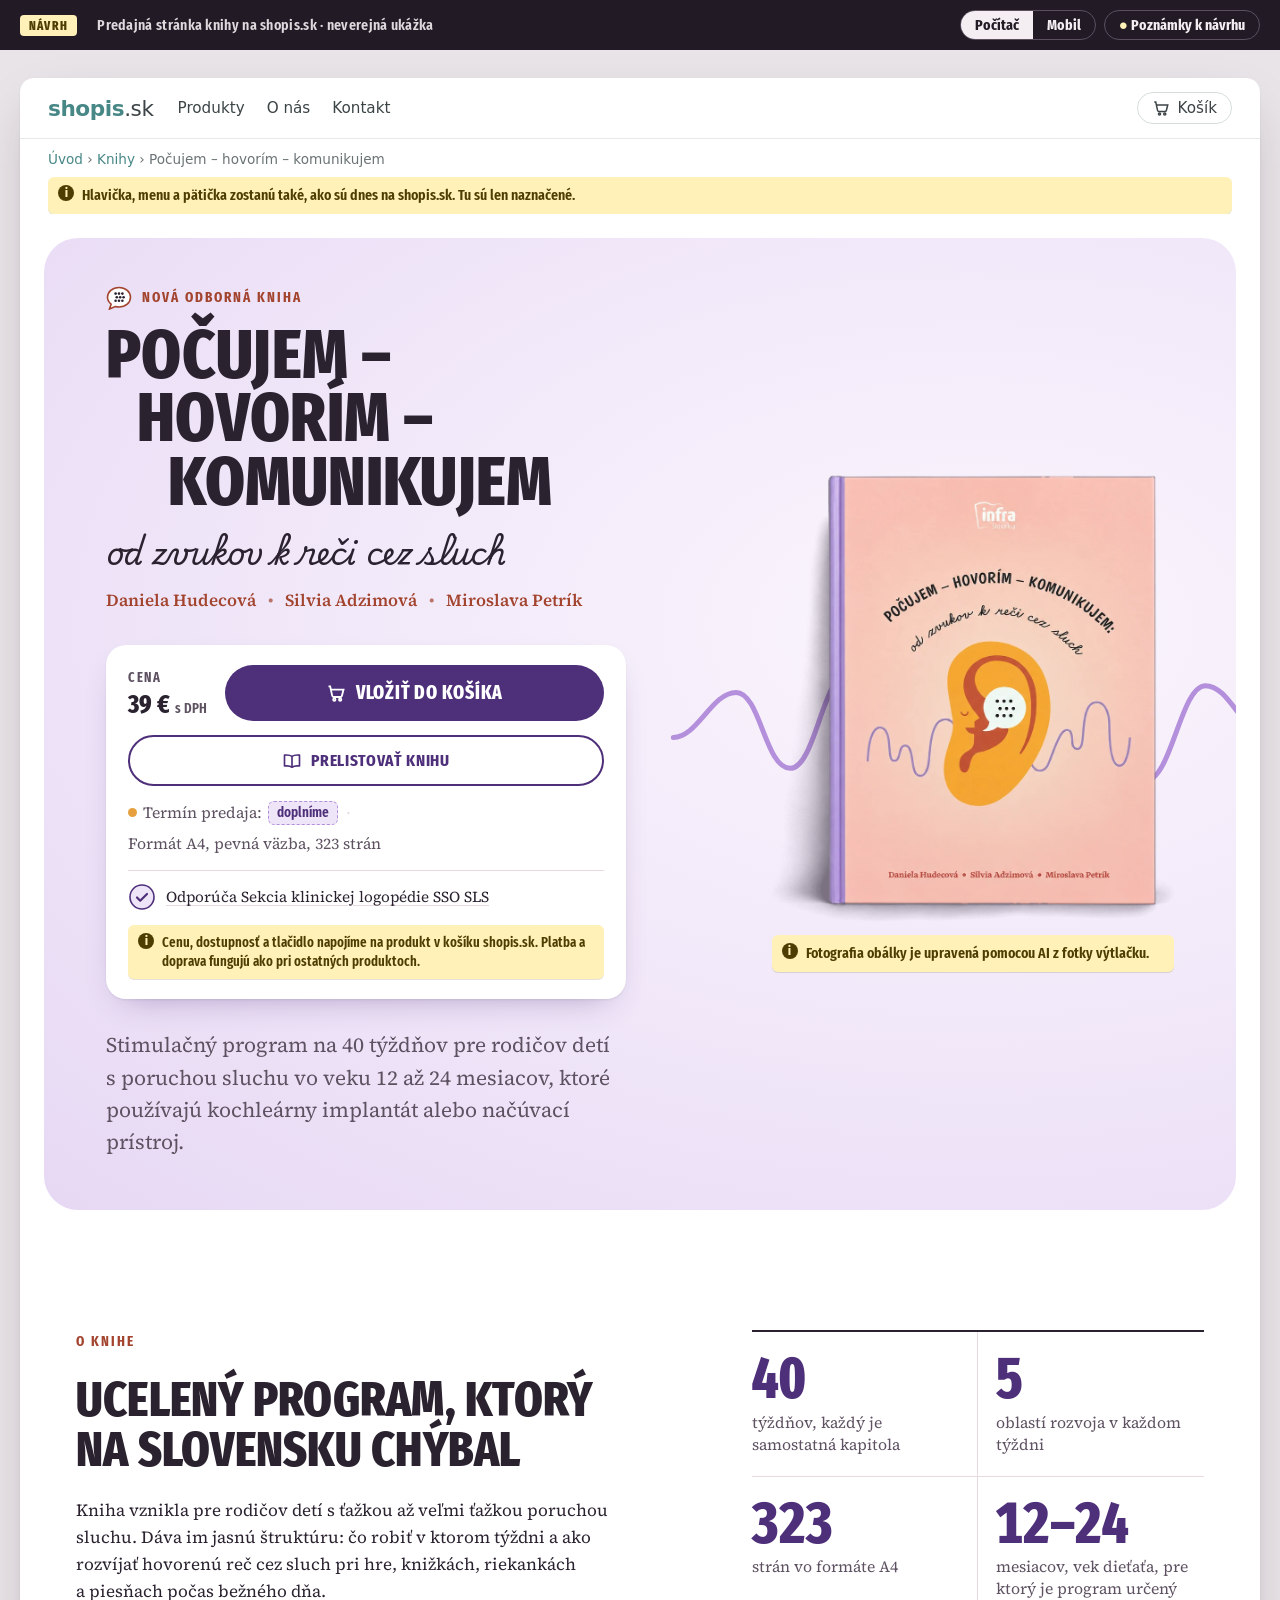
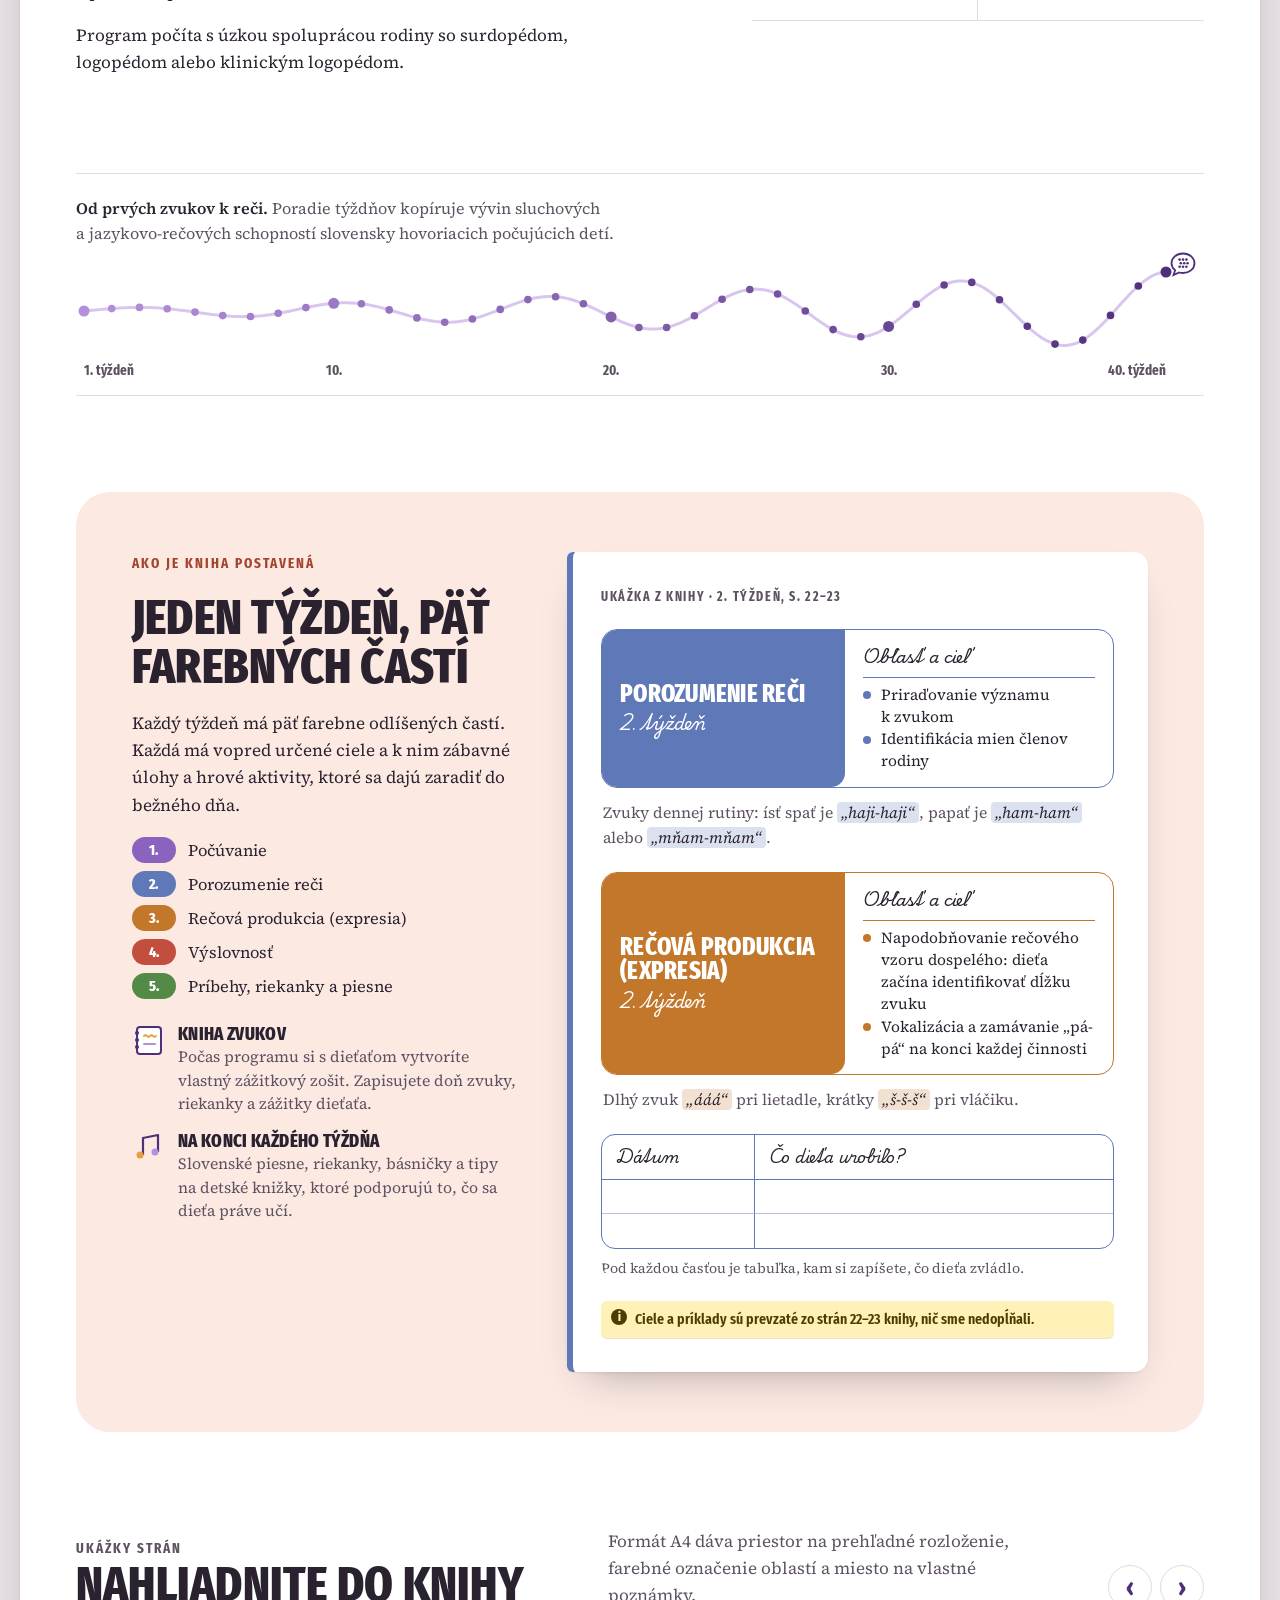
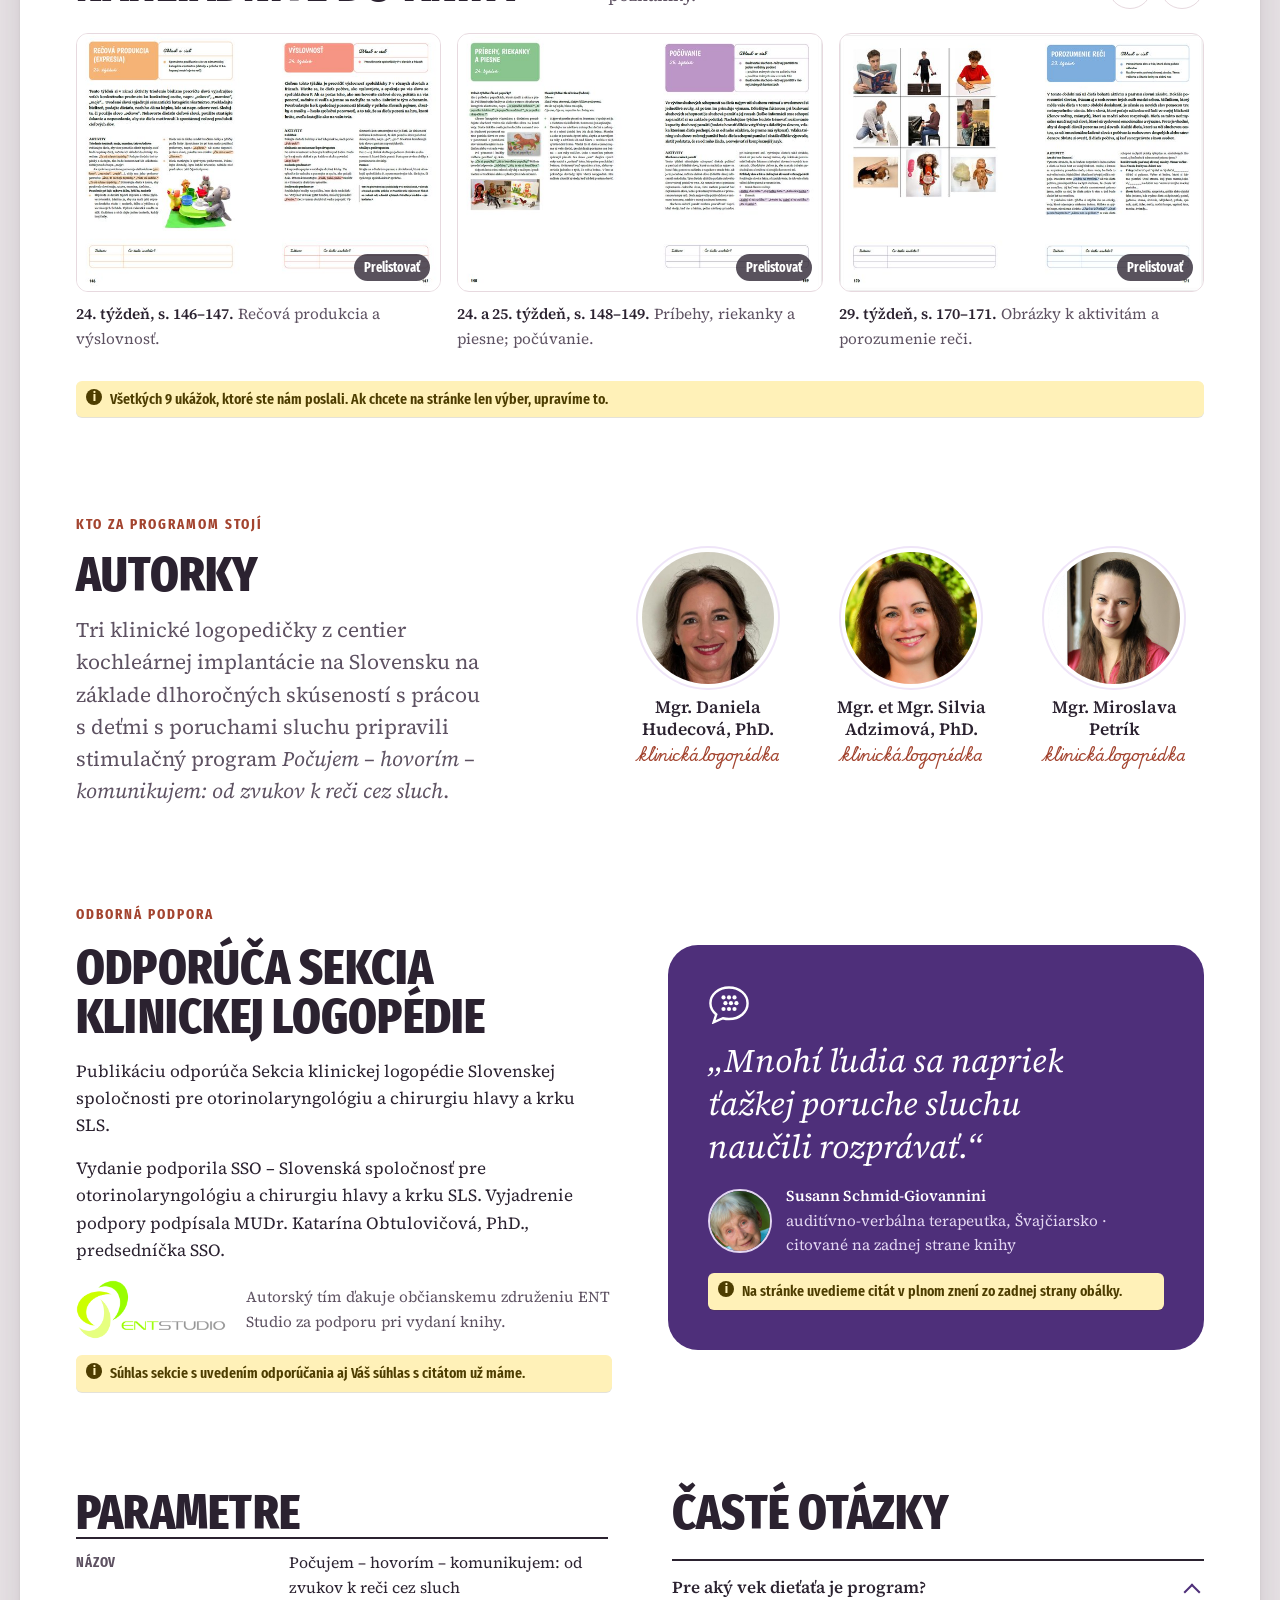
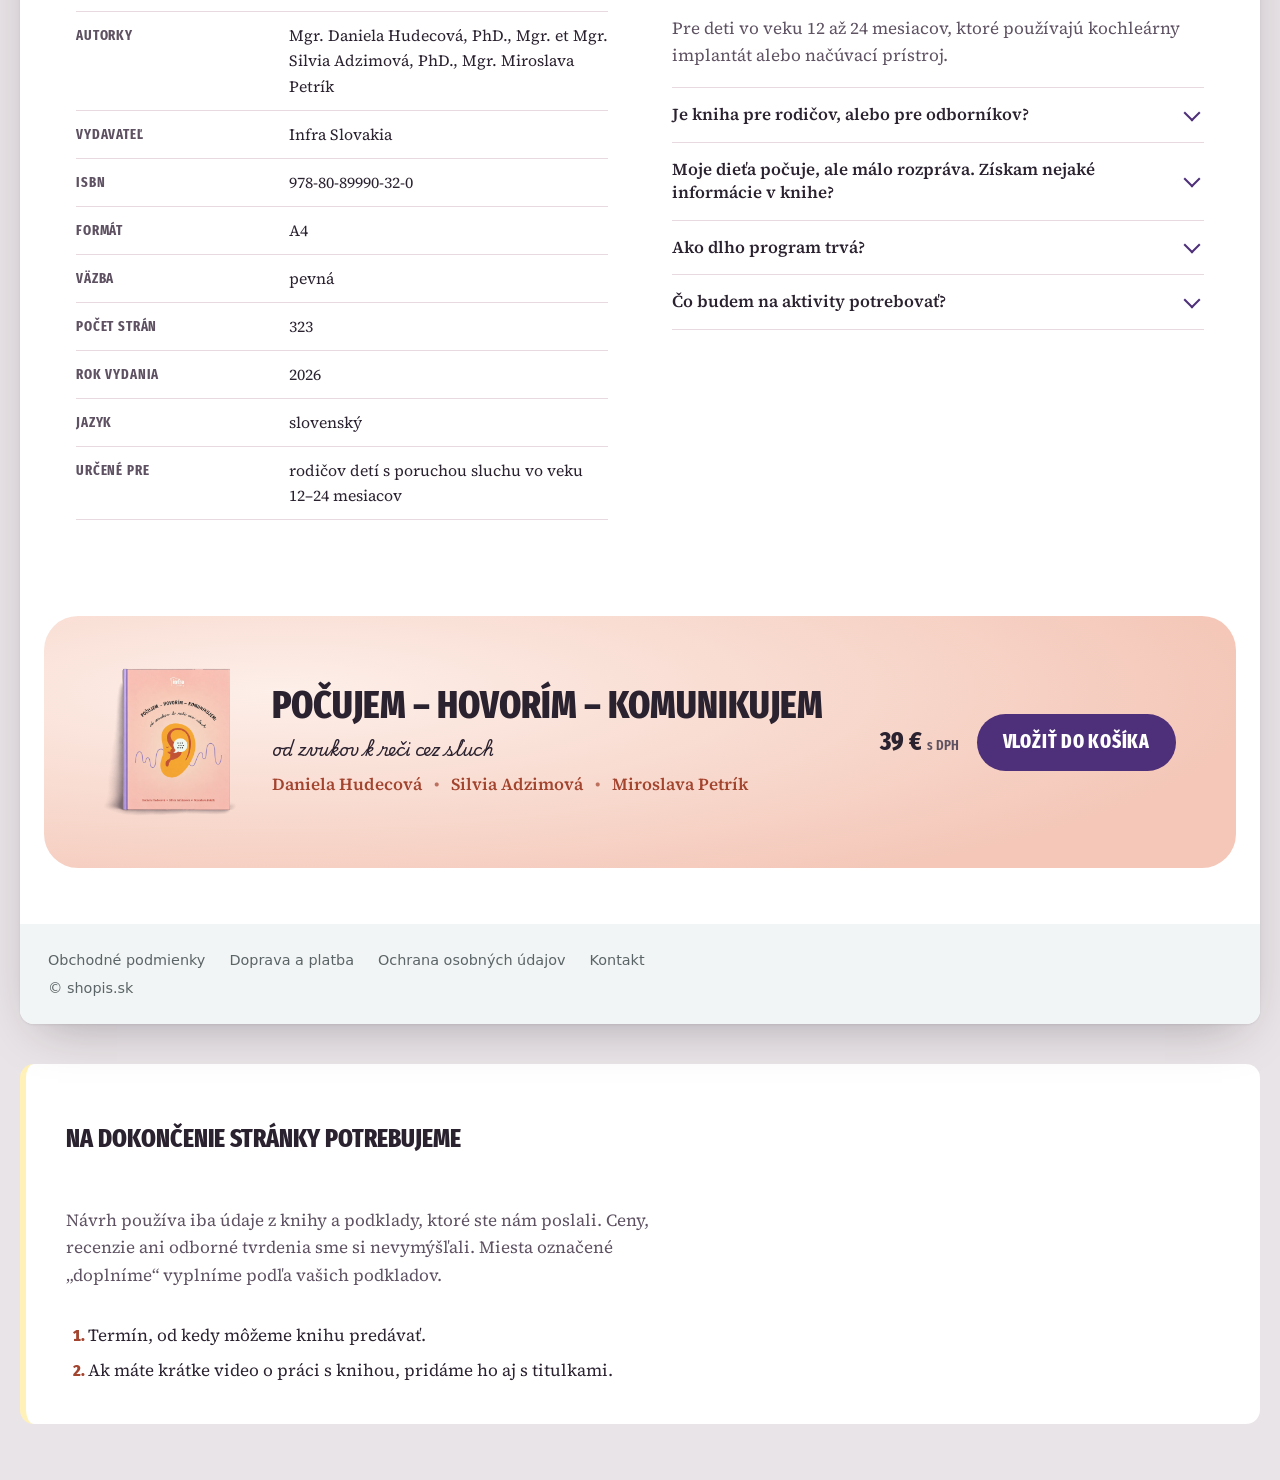
<file: index.html>
<!doctype html>
<html lang="sk">
<head>
<meta charset="utf-8">
<meta name="viewport" content="width=device-width, initial-scale=1, viewport-fit=cover">
<meta name="robots" content="noindex, nofollow, noarchive">
<meta name="description" content="Stimulačný program na 40 týždňov pre rodičov detí s poruchou sluchu. Návrh predajnej stránky knihy pre shopis.sk.">
<meta property="og:type" content="website">
<meta property="og:title" content="Počujem – hovorím – komunikujem">
<meta property="og:description" content="Stimulačný program na 40 týždňov pre rodičov detí s poruchou sluchu.">
<meta property="og:image" content="https://goljerpeter-creator.github.io/pocujem-navrh/assets/og-zdielanie.jpg">
<meta property="og:image:width" content="1200"><meta property="og:image:height" content="630">
<meta name="twitter:card" content="summary_large_image">
<style>:root{padding-top:env(safe-area-inset-top);padding-bottom:env(safe-area-inset-bottom)}body{margin:0}img{max-width:100%}[hidden]{display:none!important}</style>
<title>Počujem – hovorím – komunikujem</title>
<meta name="claude:viewport-fit-sides" content="cover">
<style>
/* písma sú na vlastných súboroch (bez Google Fonts kvôli GDPR a rýchlosti) */
@font-face {
  font-family: 'Fira Sans Extra Condensed';
  font-style: normal;
  font-display: swap;
  font-weight: 600;
  src: url(assets/fonts/fira-sans-extra-condensed-latin-ext-600-normal.woff2) format('woff2');
  unicode-range: U+0100-02BA,U+02BD-02C5,U+02C7-02CC,U+02CE-02D7,U+02DD-02FF,U+0304,U+0308,U+0329,U+1D00-1DBF,U+1E00-1E9F,U+1EF2-1EFF,U+2020,U+20A0-20AB,U+20AD-20C0,U+2113,U+2C60-2C7F,U+A720-A7FF;
}
@font-face {
  font-family: 'Fira Sans Extra Condensed';
  font-style: normal;
  font-display: swap;
  font-weight: 600;
  src: url(assets/fonts/fira-sans-extra-condensed-latin-600-normal.woff2) format('woff2');
  unicode-range: U+0000-00FF,U+0131,U+0152-0153,U+02BB-02BC,U+02C6,U+02DA,U+02DC,U+0304,U+0308,U+0329,U+2000-206F,U+20AC,U+2122,U+2191,U+2193,U+2212,U+2215,U+FEFF,U+FFFD;
}
@font-face {
  font-family: 'Fira Sans Extra Condensed';
  font-style: normal;
  font-display: swap;
  font-weight: 700;
  src: url(assets/fonts/fira-sans-extra-condensed-latin-ext-700-normal.woff2) format('woff2');
  unicode-range: U+0100-02BA,U+02BD-02C5,U+02C7-02CC,U+02CE-02D7,U+02DD-02FF,U+0304,U+0308,U+0329,U+1D00-1DBF,U+1E00-1E9F,U+1EF2-1EFF,U+2020,U+20A0-20AB,U+20AD-20C0,U+2113,U+2C60-2C7F,U+A720-A7FF;
}
@font-face {
  font-family: 'Fira Sans Extra Condensed';
  font-style: normal;
  font-display: swap;
  font-weight: 700;
  src: url(assets/fonts/fira-sans-extra-condensed-latin-700-normal.woff2) format('woff2');
  unicode-range: U+0000-00FF,U+0131,U+0152-0153,U+02BB-02BC,U+02C6,U+02DA,U+02DC,U+0304,U+0308,U+0329,U+2000-206F,U+20AC,U+2122,U+2191,U+2193,U+2212,U+2215,U+FEFF,U+FFFD;
}
@font-face {
  font-family: 'Fira Sans Extra Condensed';
  font-style: normal;
  font-display: swap;
  font-weight: 800;
  src: url(assets/fonts/fira-sans-extra-condensed-latin-ext-800-normal.woff2) format('woff2');
  unicode-range: U+0100-02BA,U+02BD-02C5,U+02C7-02CC,U+02CE-02D7,U+02DD-02FF,U+0304,U+0308,U+0329,U+1D00-1DBF,U+1E00-1E9F,U+1EF2-1EFF,U+2020,U+20A0-20AB,U+20AD-20C0,U+2113,U+2C60-2C7F,U+A720-A7FF;
}
@font-face {
  font-family: 'Fira Sans Extra Condensed';
  font-style: normal;
  font-display: swap;
  font-weight: 800;
  src: url(assets/fonts/fira-sans-extra-condensed-latin-800-normal.woff2) format('woff2');
  unicode-range: U+0000-00FF,U+0131,U+0152-0153,U+02BB-02BC,U+02C6,U+02DA,U+02DC,U+0304,U+0308,U+0329,U+2000-206F,U+20AC,U+2122,U+2191,U+2193,U+2212,U+2215,U+FEFF,U+FFFD;
}
@font-face {
  font-family: 'Source Serif 4';
  font-style: normal;
  font-display: swap;
  font-weight: 400;
  src: url(assets/fonts/source-serif-4-latin-ext-400-normal.woff2) format('woff2');
  unicode-range: U+0100-02BA,U+02BD-02C5,U+02C7-02CC,U+02CE-02D7,U+02DD-02FF,U+0304,U+0308,U+0329,U+1D00-1DBF,U+1E00-1E9F,U+1EF2-1EFF,U+2020,U+20A0-20AB,U+20AD-20C4,U+2113,U+2C60-2C7F,U+A720-A7FF;
}
@font-face {
  font-family: 'Source Serif 4';
  font-style: normal;
  font-display: swap;
  font-weight: 400;
  src: url(assets/fonts/source-serif-4-latin-400-normal.woff2) format('woff2');
  unicode-range: U+0000-00FF,U+0131,U+0152-0153,U+02BB-02BC,U+02C6,U+02DA,U+02DC,U+0304,U+0308,U+0329,U+2000-206F,U+20AC,U+2122,U+2191,U+2193,U+2212,U+2215,U+FEFF,U+FFFD;
}
@font-face {
  font-family: 'Source Serif 4';
  font-style: normal;
  font-display: swap;
  font-weight: 600;
  src: url(assets/fonts/source-serif-4-latin-ext-600-normal.woff2) format('woff2');
  unicode-range: U+0100-02BA,U+02BD-02C5,U+02C7-02CC,U+02CE-02D7,U+02DD-02FF,U+0304,U+0308,U+0329,U+1D00-1DBF,U+1E00-1E9F,U+1EF2-1EFF,U+2020,U+20A0-20AB,U+20AD-20C4,U+2113,U+2C60-2C7F,U+A720-A7FF;
}
@font-face {
  font-family: 'Source Serif 4';
  font-style: normal;
  font-display: swap;
  font-weight: 600;
  src: url(assets/fonts/source-serif-4-latin-600-normal.woff2) format('woff2');
  unicode-range: U+0000-00FF,U+0131,U+0152-0153,U+02BB-02BC,U+02C6,U+02DA,U+02DC,U+0304,U+0308,U+0329,U+2000-206F,U+20AC,U+2122,U+2191,U+2193,U+2212,U+2215,U+FEFF,U+FFFD;
}
@font-face {
  font-family: 'Source Serif 4';
  font-style: italic;
  font-display: swap;
  font-weight: 400;
  src: url(assets/fonts/source-serif-4-latin-ext-400-italic.woff2) format('woff2');
  unicode-range: U+0100-02BA,U+02BD-02C5,U+02C7-02CC,U+02CE-02D7,U+02DD-02FF,U+0304,U+0308,U+0329,U+1D00-1DBF,U+1E00-1E9F,U+1EF2-1EFF,U+2020,U+20A0-20AB,U+20AD-20C4,U+2113,U+2C60-2C7F,U+A720-A7FF;
}
@font-face {
  font-family: 'Source Serif 4';
  font-style: italic;
  font-display: swap;
  font-weight: 400;
  src: url(assets/fonts/source-serif-4-latin-400-italic.woff2) format('woff2');
  unicode-range: U+0000-00FF,U+0131,U+0152-0153,U+02BB-02BC,U+02C6,U+02DA,U+02DC,U+0304,U+0308,U+0329,U+2000-206F,U+20AC,U+2122,U+2191,U+2193,U+2212,U+2215,U+FEFF,U+FFFD;
}
@font-face {
  font-family: 'Playwrite SK';
  font-style: normal;
  font-display: swap;
  font-weight: 400;
  src: url(assets/fonts/playwrite-sk-400.woff2) format('woff2');
}
/* Layout: kniha je predlohou – farebné časti týždňa ako záložky, zvuková vlna z obálky ako niť cez stránku.
   Zámerne jedna svetlá téma: ide o náhľad svetlej stránky e-shopu. */
:root {
  color-scheme: light;
  --hb-paper: #FFFBF8;
  --hb-blush: #FBE9E2;
  --hb-peach: #F4C7B8;
  --hb-lilac: #EFE5F8;
  --hb-lavender: #B48FDB;
  --hb-violet: #4E2F7A;
  --hb-ochre: #E6A13E;
  --hb-brick: #A3442F;
  --hb-ink: #2B2230;
  --hb-ink-soft: #5E5262;
  --hb-line: #E7D9DF;
  --hb-white: #FFFFFF;
  /* päť oblastí každého týždňa, farby podľa knihy */
  --hb-a1: #8B62BE;
  --hb-a2: #5F78B8;
  --hb-a3: #C2772A;
  --hb-a4: #C24E3E;
  --hb-a5: #548A47;
  --hb-display: "Fira Sans Extra Condensed", "Arial Narrow", "Roboto Condensed", sans-serif;
  --hb-script: "Playwrite SK", "Segoe Script", "Apple Chancery", cursive;
  --hb-serif: "Source Serif 4", Georgia, "Times New Roman", serif;
  /* rám návrhu (nie je súčasťou stránky knihy) */
  --mk-bg: #E9E4E7;
  --mk-bar: #221B26;
  --mk-bar-ink: #F4EEF2;
  --mk-note: #FFF1B8;
  --mk-note-ink: #4D3D00;
  --mk-shop: #478786;
  --mk-shop-ink: #3C4447;
}

body { background: var(--mk-bg); color: var(--hb-ink); font-family: var(--hb-serif); }

/* ---------- Rám návrhu ---------- */
.mk-bar {
  position: sticky; top: env(safe-area-inset-top, 0px); z-index: 20;
  background: var(--mk-bar); color: var(--mk-bar-ink);
  padding-left: max(16px, env(safe-area-inset-left, 0px));
  padding-right: max(16px, env(safe-area-inset-right, 0px));
  padding-block: 10px;
  font-family: var(--hb-display); font-size: 0.95rem; letter-spacing: 0.02em;
}
body::before { content: ""; position: fixed; inset: 0 0 auto; height: env(safe-area-inset-top, 0px); z-index: 30; background: var(--mk-bar); }
.mk-bar-in { max-width: 1240px; margin-inline: auto; display: flex; flex-wrap: wrap; align-items: center; gap: 10px 20px; }
.mk-badge { background: var(--mk-note); color: var(--mk-note-ink); font-weight: 800; text-transform: uppercase; letter-spacing: 0.1em; font-size: 0.78rem; padding: 3px 9px; border-radius: 4px; }
.mk-bar-title { flex: 1 1 260px; min-width: 0; opacity: 0.9; }
.mk-controls { display: flex; flex-wrap: wrap; gap: 8px; }
.mk-seg { display: inline-flex; border: 1px solid #5B4F60; border-radius: 999px; overflow: hidden; }
.mk-seg button, .mk-toggle {
  font: inherit; font-weight: 700; color: var(--mk-bar-ink); background: transparent;
  border: 0; padding: 5px 14px; cursor: pointer;
}
.mk-seg button[aria-pressed="true"] { background: var(--mk-bar-ink); color: var(--mk-bar); }
.mk-toggle { border: 1px solid #5B4F60; border-radius: 999px; }
.mk-toggle[aria-pressed="true"]::before { content: "● "; color: var(--mk-note); }
.mk-toggle[aria-pressed="false"]::before { content: "○ "; }
.mk-seg button:focus-visible, .mk-toggle:focus-visible { outline: 3px solid var(--mk-note); outline-offset: 2px; }
@media (max-width: 760px) {
  .mk-seg { display: none; }
  .mk-bar { padding-block: 8px; font-size: 0.88rem; }
  .mk-bar-in { flex-wrap: nowrap; gap: 10px; }
  .mk-bar-title { flex: 1 1 0; white-space: nowrap; overflow: hidden; text-overflow: ellipsis; }
  .mk-toggle { padding: 4px 11px; white-space: nowrap; }
}

.mk-stage {
  padding-left: max(16px, env(safe-area-inset-left, 0px));
  padding-right: max(16px, env(safe-area-inset-right, 0px));
  padding-block: 28px 40px;
}
.mk-frame {
  container: frame / inline-size;
  max-width: 1240px; margin-inline: auto; background: var(--hb-white);
  border-radius: 14px; overflow: hidden;
  box-shadow: 0 1px 2px rgba(34, 27, 38, 0.08), 0 18px 50px -20px rgba(34, 27, 38, 0.35);
  transition: max-width 0.35s ease, border-radius 0.35s ease;
}
.mk.is-mobile .mk-frame { max-width: 390px; border-radius: 40px; border: 11px solid var(--mk-bar); }
@media (prefers-reduced-motion: reduce) { .mk-frame { transition: none; } }

.mk-note {
  display: block; background: var(--mk-note); color: var(--mk-note-ink);
  font-family: var(--hb-display); font-size: 0.95rem; font-weight: 600; line-height: 1.35;
  padding: 8px 12px 8px 34px; border-radius: 6px; position: relative;
  box-shadow: 0 1px 0 rgba(77, 61, 0, 0.15);
}
.mk-note::before {
  content: "i"; position: absolute; left: 10px; top: 8px; width: 16px; height: 16px; border-radius: 50%;
  background: var(--mk-note-ink); color: var(--mk-note); font-size: 0.75rem; font-weight: 800;
  display: grid; place-items: center; font-style: normal;
}
.mk.notes-off .mk-note { display: none; }

/* zjednodušená hlavička a pätička obchodu */
.shop-head { display: flex; align-items: center; gap: 24px; padding: 14px 28px; border-bottom: 1px solid #E4E8E8; font-family: system-ui, -apple-system, "Segoe UI", sans-serif; color: var(--mk-shop-ink); }
.shop-logo { font-weight: 800; font-size: 1.35rem; color: var(--mk-shop); letter-spacing: -0.02em; text-decoration: none; }
.shop-logo span { color: var(--mk-shop-ink); font-weight: 500; }
.shop-nav { display: flex; gap: 22px; font-size: 0.95rem; flex: 1; }
.shop-nav a, .shop-cart { color: inherit; text-decoration: none; }
.shop-cart { display: inline-flex; align-items: center; gap: 8px; font-size: 0.95rem; border: 1px solid #D5DDDD; border-radius: 999px; padding: 6px 14px; }
.shop-burger { display: none; width: 22px; height: 14px; border-block: 2px solid var(--mk-shop-ink); position: relative; }
.shop-burger::after { content: ""; position: absolute; left: 0; right: 0; top: 4px; border-top: 2px solid var(--mk-shop-ink); }
.shop-crumbs { padding: 12px 28px 0; font: 0.85rem system-ui, -apple-system, "Segoe UI", sans-serif; color: #6A7375; }
.shop-crumbs a { color: var(--mk-shop); text-decoration: none; }
.shop-foot { margin-top: 56px; background: #F2F5F5; padding: 28px; font: 0.9rem system-ui, -apple-system, "Segoe UI", sans-serif; color: #5B6466; display: grid; gap: 12px; }
.shop-foot-row { display: flex; flex-wrap: wrap; gap: 8px 24px; }
.shop-shell-note { padding: 10px 28px 0; }
@container frame (max-width: 700px) {
  .shop-head { padding: 12px 18px; gap: 14px; }
  .shop-nav { display: none; }
  .shop-burger { display: block; order: -1; }
  .shop-logo { flex: 1; }
  .shop-cart span { display: none; }
  .shop-crumbs, .shop-shell-note { padding-inline: 18px; }
  .shop-foot { padding: 22px 18px; }
}

/* ---------- Stránka knihy (#hb-book) ---------- */
#hb-book {
  container: hb / inline-size;
  font-family: var(--hb-serif); font-size: 1.0625rem; line-height: 1.6; color: var(--hb-ink);
  background: var(--hb-white);
}
#hb-book *, #hb-book *::before, #hb-book *::after { box-sizing: border-box; }
#hb-book h1, #hb-book h2, #hb-book h3, #hb-book p, #hb-book ul, #hb-book ol, #hb-book dl, #hb-book dd, #hb-book figure { margin: 0; }
#hb-book ul, #hb-book ol { padding: 0; list-style: none; }
#hb-book img { display: block; max-width: 100%; height: auto; }
#hb-book a { color: var(--hb-violet); }
#hb-book a:focus-visible, #hb-book button:focus-visible, #hb-book summary:focus-visible {
  outline: 3px solid var(--hb-ochre); outline-offset: 3px; border-radius: 6px;
}
.hb-sr { position: absolute; width: 1px; height: 1px; overflow: hidden; clip: rect(0 0 0 0); white-space: nowrap; }

.hb-wrap { padding-inline: clamp(18px, 5cqi, 56px); }
.hb-sec { padding-block: clamp(48px, 8cqi, 96px) 0; }
.hb-kicker {
  font-family: var(--hb-display); font-weight: 700; font-size: 0.9rem; text-transform: uppercase;
  letter-spacing: 0.14em; color: var(--hb-brick); display: flex; align-items: center; gap: 10px;
}
.hb-h2 {
  font-family: var(--hb-display); font-weight: 800; text-transform: uppercase; line-height: 1;
  font-size: clamp(2rem, 5cqi, 3.1rem); letter-spacing: 0.005em; text-wrap: balance; color: var(--hb-ink);
}
.hb-script { font-family: var(--hb-script); font-weight: 400; }
.hb-lead { font-size: clamp(1.1rem, 2.1cqi, 1.3rem); line-height: 1.55; color: var(--hb-ink-soft); max-width: 40ch; }
.hb-prose { display: grid; gap: 1em; max-width: 62ch; }
.hb-fill {
  display: inline-block; font-family: var(--hb-display); font-weight: 600; font-size: 0.92em;
  color: var(--hb-violet); background: var(--hb-lilac); border: 1.5px dashed var(--hb-lavender);
  border-radius: 6px; padding: 0 8px; line-height: 1.5;
}

/* Hero */
.hb-hero {
  position: relative; overflow: hidden; isolation: isolate;
  background: radial-gradient(120% 90% at 78% 40%, #FBF6FD 0%, var(--hb-lilac) 55%, #E5D6F3 100%);
  margin: clamp(14px, 2.4cqi, 24px); border-radius: clamp(20px, 3cqi, 34px);
  padding: clamp(24px, 4cqi, 48px) clamp(20px, 5cqi, 64px) clamp(28px, 4.5cqi, 52px);
  display: grid; gap: 24px;
  grid-template-areas: "cover" "text" "buy" "lead";
}
.hb-cover-art { position: relative; isolation: isolate; }
.hb-cover-art img { position: relative; z-index: 1; }
.hb-hero-wave {
  position: absolute; z-index: 0; left: -22%; width: 144%; top: 40%; height: 30%;
  fill: none; stroke: var(--hb-lavender); stroke-width: 4; stroke-linecap: round; overflow: visible;
}
.hb-hero-wave path { stroke-dasharray: 1; stroke-dashoffset: 0; vector-effect: non-scaling-stroke; }
@media (prefers-reduced-motion: no-preference) {
  .hb-hero-wave path { animation: hb-draw 2.2s cubic-bezier(.45,.05,.25,1) 0.2s both; }
  .hb-cover { animation: hb-rise 0.9s cubic-bezier(.2,.7,.2,1) both; }
}
@keyframes hb-draw { from { stroke-dashoffset: 1; } to { stroke-dashoffset: 0; } }
@keyframes hb-rise { from { transform: translateY(18px); opacity: 0.001; } to { transform: none; opacity: 1; } }

.hb-hero-text { grid-area: text; display: grid; gap: 14px; min-width: 0; }
.hb-hero-lead { grid-area: lead; max-width: 46ch; }
.hb-title {
  font-family: var(--hb-display); font-weight: 800; text-transform: uppercase; color: var(--hb-ink);
  font-size: clamp(2.5rem, 10cqi, 4.3rem); line-height: 0.92; letter-spacing: 0.005em;
}
.hb-title span { display: block; }
.hb-title span:nth-child(2) { padding-left: 0.45em; }
.hb-title span:nth-child(3) { padding-left: 0.9em; }
.hb-subtitle { font-family: var(--hb-script); font-weight: 400; font-size: clamp(1.25rem, 3.4cqi, 1.9rem); line-height: 1.5; color: var(--hb-ink); margin-top: -4px; }
.hb-authors-line { font-weight: 600; color: var(--hb-brick); font-size: 1.06rem; display: flex; flex-wrap: wrap; gap: 2px 12px; }
.hb-authors-line i { font-style: normal; color: var(--hb-brick); opacity: 0.7; }

.hb-cover { grid-area: cover; justify-self: center; width: min(62%, 240px); position: relative; }
.hb-cover .mk-note { margin-top: 12px; }

.hb-buy {
  grid-area: buy; background: var(--hb-white); border-radius: 20px; padding: 20px 22px;
  display: grid; gap: 14px; align-content: start;
  box-shadow: 0 1px 2px rgba(43, 34, 48, 0.08), 0 14px 34px -18px rgba(78, 47, 122, 0.45);
  max-width: 520px;
}
.hb-buy-row { display: flex; flex-wrap: wrap; align-items: center; justify-content: space-between; gap: 12px 18px; }
.hb-buy-row .hb-btn { flex: 1 1 220px; }
.hb-btn-ghost {
  display: inline-flex; justify-content: center; align-items: center; gap: 9px;
  font-family: var(--hb-display); font-weight: 700; font-size: 1.05rem; letter-spacing: 0.04em; text-transform: uppercase;
  color: var(--hb-violet) !important; text-decoration: none; border: 2px solid var(--hb-violet); border-radius: 999px;
  padding: 10px 22px; background: transparent; transition: background 0.2s ease;
}
.hb-btn-ghost:hover { background: var(--hb-lilac); }
.hb-btn-ghost svg { width: 20px; height: 20px; }
.hb-cover-open { display: block; position: relative; z-index: 1; border-radius: 8px; }
.hb-cover-open img { transition: transform 0.35s ease; }
.hb-cover-open:hover img, .hb-cover-open:focus-visible img { transform: translateY(-6px) rotate(-1deg); }
.hb-cover-open::after {
  content: "Prelistovať knihu"; position: absolute; left: 50%; bottom: 14%; transform: translateX(-50%); white-space: nowrap;
  font-family: var(--hb-display); font-weight: 700; font-size: 0.95rem; letter-spacing: 0.04em;
  background: rgba(43, 34, 48, 0.85); color: var(--hb-white); padding: 7px 16px; border-radius: 999px;
  opacity: 0; transition: opacity 0.25s ease; pointer-events: none;
}
.hb-cover-open:hover::after, .hb-cover-open:focus-visible::after { opacity: 1; }
@media (hover: none) { .hb-cover-open::after { opacity: 1; } }
@media (prefers-reduced-motion: reduce) { .hb-cover-open img, .hb-cover-open::after { transition: none; } .hb-cover-open:hover img { transform: none; } }
.hb-price { display: grid; gap: 2px; }
.hb-price-label { font-family: var(--hb-display); font-weight: 700; text-transform: uppercase; letter-spacing: 0.12em; font-size: 0.85rem; color: var(--hb-ink-soft); }
.hb-price .hb-fill { font-size: 1.3rem; }
.hb-price-value { font-family: var(--hb-display); font-weight: 800; font-size: 1.6rem; line-height: 1.1; color: var(--hb-ink); white-space: nowrap; }
.hb-price-value small { font-size: 0.55em; font-weight: 600; color: var(--hb-ink-soft); }
.hb-stock { font-size: 0.98rem; color: var(--hb-ink-soft); display: flex; flex-wrap: wrap; align-items: center; gap: 6px; }
.hb-dot { width: 9px; height: 9px; border-radius: 50%; background: var(--hb-ochre); }
.hb-stock-sep { color: var(--hb-line); padding-inline: 2px; }
.hb-seal {
  display: flex; align-items: center; gap: 10px; padding-top: 12px; border-top: 1px solid var(--hb-line);
  font-size: 0.95rem; line-height: 1.35; color: var(--hb-ink) !important; text-decoration: none;
}
.hb-seal svg { flex: none; width: 28px; height: 28px; }
.hb-seal span { text-decoration: underline; text-decoration-color: var(--hb-line); text-underline-offset: 3px; }
.hb-btn {
  display: inline-flex; justify-content: center; align-items: center; gap: 10px;
  font-family: var(--hb-display); font-weight: 800; font-size: 1.2rem; letter-spacing: 0.04em; text-transform: uppercase;
  background: var(--hb-violet); color: var(--hb-white) !important; text-decoration: none;
  border-radius: 999px; padding: 13px 26px; border: 0; cursor: pointer;
  transition: background 0.2s ease, transform 0.2s ease;
}
.hb-btn:hover { background: #3E2363; }
.hb-btn:active { transform: translateY(1px); }
.hb-btn svg { width: 20px; height: 20px; }
.hb-buy .mk-note { font-size: 0.88rem; }

@container hb (min-width: 820px) {
  .hb-hero {
    grid-template-columns: minmax(0, 1.2fr) minmax(0, 0.8fr);
    grid-template-areas: "text cover" "buy cover" "lead cover";
    column-gap: clamp(32px, 5cqi, 72px); row-gap: 30px; align-items: start;
  }
  .hb-cover { width: min(100%, 450px); align-self: center; }
  .hb-hero-wave { stroke-width: 5; }
}

/* O knihe */
.hb-about { display: grid; gap: 40px; }
.hb-about-text { display: grid; gap: 22px; min-width: 0; }
.hb-facts { display: grid; grid-template-columns: repeat(2, minmax(0, 1fr)); gap: 0; border-top: 2px solid var(--hb-ink); }
.hb-fact { padding: 18px 16px 20px 0; border-bottom: 1px solid var(--hb-line); display: grid; gap: 4px; align-content: start; }
.hb-fact:nth-child(odd) { padding-right: 18px; border-right: 1px solid var(--hb-line); }
.hb-fact:nth-child(even) { padding-left: 18px; }
.hb-fact b { font-family: var(--hb-display); font-weight: 800; font-size: clamp(2.6rem, 6cqi, 3.6rem); line-height: 1; color: var(--hb-violet); font-variant-numeric: tabular-nums; }
.hb-fact span { font-size: 0.98rem; line-height: 1.4; color: var(--hb-ink-soft); }
@container hb (min-width: 900px) {
  .hb-about { grid-template-columns: minmax(0, 1.15fr) minmax(0, 0.85fr); gap: 64px; align-items: start; }
}

/* Jeden týždeň */
.hb-week-panel {
  background: var(--hb-blush); border-radius: clamp(20px, 3cqi, 34px);
  padding: clamp(26px, 5cqi, 60px) clamp(18px, 4.5cqi, 56px);
  display: grid; gap: 34px;
}
.hb-week-intro { display: grid; gap: 18px; min-width: 0; align-content: start; }
.hb-areas { display: grid; gap: 8px; counter-reset: none; }
.hb-areas li { display: flex; align-items: center; gap: 12px; font-size: 1.02rem; }
.hb-areas li span {
  flex: none; width: 44px; height: 26px; border-radius: 999px; background: var(--hb-c); color: var(--hb-white);
  font-family: var(--hb-display); font-weight: 800; font-size: 0.95rem; display: grid; place-items: center;
}
.hb-extra { display: grid; gap: 14px; margin-top: 6px; }
.hb-extra > div { display: grid; grid-template-columns: 34px minmax(0, 1fr); gap: 12px; align-items: start; }
.hb-extra svg { width: 34px; height: 34px; }
.hb-extra h3 { font-family: var(--hb-display); font-weight: 800; font-size: 1.15rem; text-transform: uppercase; letter-spacing: 0.02em; line-height: 1.2; }
.hb-extra p { font-size: 0.98rem; color: var(--hb-ink-soft); line-height: 1.5; }

.hb-sheet {
  background: var(--hb-white); border-radius: 6px 14px 14px 6px; padding: clamp(18px, 3.5cqi, 34px);
  display: grid; gap: 22px; min-width: 0; position: relative;
  box-shadow: inset 10px 0 0 -4px var(--hb-a2), 0 1px 2px rgba(43, 34, 48, 0.08), 0 20px 40px -22px rgba(43, 34, 48, 0.4);
}
.hb-sheet-cap { font-family: var(--hb-display); font-weight: 700; text-transform: uppercase; letter-spacing: 0.12em; font-size: 0.82rem; color: var(--hb-ink-soft); }
.hb-area { display: grid; gap: 12px; }
.hb-area-head { display: grid; grid-template-columns: minmax(0, 1fr); border: 1.5px solid var(--hb-c); border-radius: 16px; overflow: hidden; }
.hb-area-tab { background: var(--hb-c); color: var(--hb-white); padding: 14px 18px 12px; display: grid; gap: 2px; align-content: center; }
.hb-area-name { font-family: var(--hb-display); font-weight: 800; text-transform: uppercase; font-size: 1.55rem; line-height: 1; letter-spacing: 0.01em; }
.hb-area-week { font-family: var(--hb-script); font-size: 1.05rem; line-height: 1.7; }
.hb-area-goal { padding: 12px 18px 14px; display: grid; gap: 6px; }
.hb-goal-label { font-family: var(--hb-script); font-size: 1rem; color: var(--hb-ink); border-bottom: 1.5px solid var(--hb-c); padding-bottom: 6px; line-height: 1.8; }
.hb-area-goal li { position: relative; padding-left: 18px; font-size: 0.96rem; line-height: 1.45; }
.hb-area-goal li::before { content: ""; position: absolute; left: 0; top: 0.5em; width: 8px; height: 8px; border-radius: 50%; background: var(--hb-c); }
.hb-area-example { font-size: 0.98rem; color: var(--hb-ink-soft); padding-left: 2px; }
.hb-area-example mark { background: color-mix(in srgb, var(--hb-c) 22%, white); color: var(--hb-ink); border-radius: 4px; padding: 0 4px; font-style: italic; }
.hb-record { width: 100%; border-collapse: separate; border-spacing: 0; border: 1.5px solid var(--hb-a2); border-radius: 14px; overflow: hidden; }
.hb-record caption { caption-side: bottom; text-align: left; font-size: 0.88rem; color: var(--hb-ink-soft); padding-top: 8px; }
.hb-record th { font-family: var(--hb-script); font-weight: 400; font-size: 0.95rem; text-align: left; padding: 8px 14px; border-bottom: 1.5px solid var(--hb-a2); line-height: 1.8; }
.hb-record th:first-child, .hb-record td:first-child { width: 30%; border-right: 1.5px solid var(--hb-a2); }
.hb-record td { height: 34px; border-bottom: 1px solid color-mix(in srgb, var(--hb-a2) 45%, white); }
.hb-record tr:last-child td { border-bottom: 0; }
@container hb (min-width: 640px) {
  .hb-area-head { grid-template-columns: minmax(0, 0.95fr) minmax(0, 1.05fr); }
  .hb-area-tab { border-radius: 0 0 14px 0; }
}
@container hb (min-width: 980px) {
  .hb-week-panel { grid-template-columns: minmax(0, 0.8fr) minmax(0, 1.2fr); gap: 48px; align-items: start; }
}

/* 40 týždňov */
.hb-journey { display: grid; gap: 14px; border-block: 1px solid var(--hb-line); padding-block: 22px 12px; }
.hb-journey-cap { max-width: 72ch; color: var(--hb-ink-soft); font-size: 1rem; }
.hb-journey-cap b { color: var(--hb-ink); font-weight: 600; }
.hb-weeks { position: relative; padding-bottom: 26px; }
.hb-weeks svg { display: block; width: 100%; height: 96px; overflow: visible; }
.hb-weeks-labels { position: absolute; left: 0; right: 0; bottom: 0; height: 24px; font-family: var(--hb-display); font-weight: 700; font-size: 0.9rem; color: var(--hb-ink-soft); }
.hb-weeks-labels span { position: absolute; transform: translateX(-50%); white-space: nowrap; }
.hb-weeks-labels span:first-child { transform: none; }
.hb-weeks-labels span:last-child { transform: translateX(-100%); }

/* Ukážky */
.hb-gallery-head { display: flex; flex-wrap: wrap; justify-content: space-between; align-items: end; gap: 12px 40px; margin-bottom: 24px; }
.hb-gallery-head p { color: var(--hb-ink-soft); max-width: 46ch; }
.hb-shots { display: grid; grid-auto-flow: column; grid-auto-columns: 86%; gap: 16px; overflow-x: auto; scroll-snap-type: x mandatory; padding-bottom: 12px; scrollbar-width: thin; }
.hb-shots:focus-visible { outline: 3px solid var(--hb-ochre); outline-offset: 4px; border-radius: 12px; }
.hb-shots-nav { display: flex; gap: 8px; }
.hb-shots-nav[hidden] { display: none; }
.hb-shots-nav button {
  width: 44px; height: 44px; border-radius: 50%; border: 1.5px solid var(--hb-line); background: var(--hb-white);
  color: var(--hb-violet); font: 700 1.6rem/1 var(--hb-display); cursor: pointer;
}
.hb-shots-nav button:hover { border-color: var(--hb-lavender); background: var(--hb-lilac); }
.hb-shot { scroll-snap-align: start; display: grid; gap: 10px; min-width: 0; }
.hb-shot a { display: grid; align-content: center; border-radius: 12px; overflow: hidden; background: var(--hb-white); border: 1px solid var(--hb-line); position: relative; }
.hb-shot img { aspect-ratio: 1.414; object-fit: contain; width: 100%; transition: transform 0.4s ease; }
.hb-shot a:hover img { transform: scale(1.02); }
.hb-shot a::after {
  content: "Prelistovať"; position: absolute; right: 10px; bottom: 10px; font-family: var(--hb-display); font-weight: 700; font-size: 0.85rem;
  background: rgba(43, 34, 48, 0.78); color: var(--hb-white); padding: 3px 10px; border-radius: 999px;
}
.hb-shot figcaption { font-size: 0.95rem; color: var(--hb-ink-soft); }
.hb-shot figcaption b { color: var(--hb-ink); font-weight: 600; }
.hb-gallery .mk-note { margin-top: 18px; }
@container hb (min-width: 600px) {
  .hb-shots { grid-auto-columns: calc((100% - 16px) / 2); }
}
@container hb (min-width: 960px) {
  .hb-shots { grid-auto-columns: calc((100% - 32px) / 3); }
}
@media (prefers-reduced-motion: reduce) { .hb-shot img { transition: none; } .hb-shot a:hover img { transform: none; } }

/* Autorky */
.hb-team { display: grid; gap: 20px; }
.hb-team-head { display: grid; gap: 14px; align-content: start; min-width: 0; }
.hb-people { display: grid; gap: 18px; }
.hb-people li { display: grid; grid-template-columns: 76px minmax(0, 1fr); gap: 16px; align-items: center; }
.hb-people img { width: 76px; height: 76px; border-radius: 50%; object-fit: cover; box-shadow: 0 0 0 4px var(--hb-white), 0 0 0 6px var(--hb-lilac); }
.hb-people b { display: block; font-weight: 600; font-size: 1.08rem; line-height: 1.3; }
.hb-role { font-family: var(--hb-script); font-size: 0.92rem; color: var(--hb-brick); line-height: 1.9; }
@container hb (min-width: 860px) {
  .hb-team { grid-template-columns: minmax(0, 0.9fr) minmax(0, 1.1fr); column-gap: 64px; align-items: center; }
  .hb-people { grid-template-columns: repeat(3, minmax(0, 1fr)); gap: 24px; }
  .hb-people li { grid-template-columns: minmax(0, 1fr); justify-items: center; align-content: start; text-align: center; gap: 12px; }
  .hb-people img { width: 132px; height: 132px; }
}

/* Odborná podpora */
.hb-support { display: grid; gap: 28px; }
.hb-support-text { display: grid; gap: 16px; min-width: 0; align-content: start; }
.hb-support-text p { max-width: 58ch; }
.hb-support-text .hb-small { font-size: 0.95rem; color: var(--hb-ink-soft); }
.hb-thanks { display: flex; flex-wrap: wrap; align-items: center; gap: 12px 20px; }
.hb-thanks img { width: 150px; height: auto; flex: none; }
.hb-thanks .hb-small { flex: 1 1 22ch; }
.hb-quote {
  background: var(--hb-violet); color: var(--hb-white); border-radius: clamp(20px, 3cqi, 30px);
  padding: clamp(24px, 4cqi, 40px); display: grid; gap: 16px; align-content: start;
}
.hb-quote blockquote { margin: 0; font-family: var(--hb-serif); font-style: italic; font-size: clamp(1.45rem, 3.4cqi, 2.05rem); line-height: 1.3; text-wrap: balance; }
.hb-quote figcaption { font-size: 0.95rem; color: #E3D6F2; display: flex; align-items: center; gap: 14px; }
.hb-quote figcaption img { width: 64px; height: 64px; border-radius: 50%; object-fit: cover; flex: none; border: 2px solid #E3D6F2; }
.hb-quote figcaption b { color: var(--hb-white); font-weight: 600; display: block; }
.hb-nowrap { white-space: nowrap; }
.hb-quote-mark { width: 42px; height: 39px; }
@container hb (min-width: 900px) {
  .hb-support { grid-template-columns: minmax(0, 1fr) minmax(0, 1fr); gap: 56px; align-items: center; }
}

/* Parametre + FAQ */
.hb-specs-faq { display: grid; gap: 48px; }
.hb-specs dl { display: grid; grid-template-columns: minmax(0, 0.8fr) minmax(0, 1.2fr); margin-top: 22px; border-top: 2px solid var(--hb-ink); }
.hb-specs dt, .hb-specs dd { padding: 11px 0; border-bottom: 1px solid var(--hb-line); font-size: 0.98rem; }
.hb-specs dt { font-family: var(--hb-display); font-weight: 700; text-transform: uppercase; letter-spacing: 0.06em; font-size: 0.88rem; color: var(--hb-ink-soft); padding-right: 14px; padding-top: 13px; }
.hb-specs dd { font-variant-numeric: tabular-nums; }
.hb-faq-list { margin-top: 22px; border-top: 2px solid var(--hb-ink); }
.hb-faq details { border-bottom: 1px solid var(--hb-line); }
.hb-faq summary {
  list-style: none; cursor: pointer; padding: 15px 40px 15px 0; position: relative;
  font-family: var(--hb-serif); font-weight: 600; font-size: 1.05rem; line-height: 1.4;
}
.hb-faq summary::-webkit-details-marker { display: none; }
.hb-faq summary::after {
  content: ""; position: absolute; right: 6px; top: 50%; width: 12px; height: 12px; margin-top: -8px;
  border-right: 2.5px solid var(--hb-violet); border-bottom: 2.5px solid var(--hb-violet); transform: rotate(45deg);
  transition: transform 0.2s ease;
}
.hb-faq details[open] summary::after { transform: rotate(-135deg); margin-top: -2px; }
.hb-faq details p { padding: 0 0 18px; color: var(--hb-ink-soft); max-width: 60ch; }
@media (prefers-reduced-motion: reduce) { .hb-faq summary::after { transition: none; } }
@container hb (min-width: 900px) {
  .hb-specs-faq { grid-template-columns: minmax(0, 1fr) minmax(0, 1fr); gap: 64px; }
}

/* Záver */
.hb-cta {
  margin: clamp(48px, 8cqi, 96px) clamp(14px, 2.4cqi, 24px) 0; border-radius: clamp(20px, 3cqi, 34px);
  background: radial-gradient(110% 120% at 20% 30%, #FDEFE9 0%, var(--hb-peach) 75%);
  padding: clamp(26px, 4.5cqi, 52px) clamp(20px, 5cqi, 60px);
  display: grid; gap: 22px; align-items: center; justify-items: start;
}
.hb-cta img { width: 132px; }
.hb-cta-text { display: grid; gap: 8px; min-width: 0; }
.hb-cta-title { font-family: var(--hb-display); font-weight: 800; text-transform: uppercase; font-size: clamp(1.7rem, 4cqi, 2.4rem); line-height: 1; }
.hb-cta-sub { font-family: var(--hb-script); font-size: 1.05rem; line-height: 1.8; }
.hb-cta-actions { display: flex; flex-wrap: wrap; align-items: center; gap: 14px 18px; }
@container hb (min-width: 760px) {
  .hb-cta { grid-template-columns: auto minmax(0, 1fr) auto; gap: 36px; }
}

/* Lightbox + toast */
.hb-lightbox { border: 0; padding: 54px 0 0; background: transparent; max-width: 96vw; overflow: visible; }
.hb-lightbox::backdrop { background: rgba(28, 20, 34, 0.82); -webkit-backdrop-filter: blur(4px); backdrop-filter: blur(4px); }
/* listovanie ako v knihe: strana = polovica obrázka dvojstrany, tvrdá väzba vo farbe knihy */
.hb-fb { display: grid; justify-items: center; gap: 10px; }
.hb-fb-book {
  position: relative; perspective: 2600px; aspect-ratio: 1.414; cursor: grab; user-select: none; touch-action: pan-y;
  width: min(90vw, 1160px, calc((100vh - 170px) * 1.414)); background: var(--hb-white);
}
.hb-fb-book.is-dragging { cursor: grabbing; }
.hb-lightbox[open] .hb-fb { animation: hb-book-in 0.3s ease both; }
@keyframes hb-book-in { from { opacity: 0; } to { opacity: 1; } }
@media (prefers-reduced-motion: reduce) { .hb-lightbox[open] .hb-fb { animation: none; } }
.hb-fb.is-leaving { opacity: 0; transition: opacity 0.2s ease; }
/* zatvorená kniha stojí v strede; pri otváraní sa posúva a ľavá polovica sa objavuje */
.hb-fb-book { transform-origin: 0 0; transform: translate(var(--hb-zx, 0px), var(--hb-zy, 0px)) scale(var(--hb-zs, 1)); }
.hb-fb:not(.is-single) .hb-fb-book { transform: translate(var(--hb-zx, 0px), var(--hb-zy, 0px)) scale(var(--hb-zs, 1)) translateX(calc(-25% * (1 - var(--hb-open, 1)))); }
.hb-fb-book.is-zoom-anim { transition: transform 0.28s cubic-bezier(0.2, 0.7, 0.2, 1); }
@media (prefers-reduced-motion: reduce) { .hb-fb-book.is-zoom-anim { transition: none; } }
/* priblíženie: rám okolo knihy oreže zväčšený obsah */
.hb-fb-view { padding: 9px 12px; border-radius: 8px; }
.hb-fb.is-zoomed .hb-fb-view { overflow: hidden; }
.hb-fb.is-zoomed .hb-fb-book { cursor: grab; touch-action: none; }
.hb-fb.is-zoomed .hb-fb-book.is-panning { cursor: grabbing; }
.hb-fb.is-zoomed .hb-fb-page::after { display: none; }
.hb-fb-tools { display: flex; align-items: center; gap: 10px; }
.hb-fb-tools button {
  width: 36px; height: 36px; border-radius: 50%; border: 1px solid rgba(255, 255, 255, 0.35); cursor: pointer;
  background: rgba(255, 255, 255, 0.08); color: var(--hb-white); font: 700 1.25rem/1 var(--hb-display);
}
.hb-fb-tools button:hover { background: rgba(255, 255, 255, 0.18); }
.hb-fb-tools button:disabled { opacity: 0.35; cursor: default; }
.hb-fb-tools button:focus-visible { outline: 3px solid var(--hb-ochre); outline-offset: 2px; }
.hb-fb-zoomval { min-width: 3.4em; text-align: center; font-family: var(--hb-display); font-weight: 700; color: #E3D6F2; font-size: 0.9rem; }
.hb-fb-tools .hb-fb-count { margin-left: 10px; padding-left: 14px; border-left: 1px solid rgba(255, 255, 255, 0.25); }
.hb-fb.is-opening:not(.is-single) .hb-fb-book::before { left: calc(-12px + 50% * (1 - var(--hb-left, 1))); }
.hb-fb.is-opening .hb-fb-left, .hb-fb.is-opening .hb-fb-book::after { opacity: var(--hb-lpage, 1); }
.hb-fb.is-opening:not(.is-single) .hb-fb-book { background: transparent; }
.hb-fb-book::before {
  content: ""; position: absolute; inset: -9px -12px; z-index: -1; border-radius: 6px;
  background: linear-gradient(90deg, #A884CF, #BC9DE1 47%, #8C68B5 50%, #BC9DE1 53%, #A884CF);
  box-shadow: 0 34px 70px -24px rgba(0, 0, 0, 0.75);
}
.hb-fb.is-single .hb-fb-book { aspect-ratio: 0.707; width: min(84vw, calc((100vh - 170px) * 0.707)); }
.hb-fb.is-single .hb-fb-book::before { inset: -8px -10px -8px -12px; background: linear-gradient(90deg, #8C68B5, #BC9DE1 16%, #A884CF); }
.hb-fb-page, .hb-fb-face {
  position: absolute; top: 0; height: 100%; background-color: var(--hb-white);
  background-repeat: no-repeat; background-size: 200% 100%;
}
.hb-fb-left { left: 0; width: 50%; box-shadow: -1px 0 0 #ECE7DF, -2px 0 0 #FFFFFF, -3px 0 0 #E4DED4, -4px 0 0 #FFFFFF, -5px 0 0 #DCD5C9; }
.hb-fb-right { left: 50%; width: 50%; box-shadow: 1px 0 0 #ECE7DF, 2px 0 0 #FFFFFF, 3px 0 0 #E4DED4, 4px 0 0 #FFFFFF, 5px 0 0 #DCD5C9; }
.hb-fb.is-single .hb-fb-left { display: none; }
.hb-fb.is-single .hb-fb-right { left: 0; width: 100%; }
.hb-fb-book::after {
  content: ""; position: absolute; top: 0; bottom: 0; left: calc(50% - 28px); width: 56px; z-index: 2; pointer-events: none;
  background: linear-gradient(90deg, rgba(0, 0, 0, 0) 0%, rgba(0, 0, 0, 0.1) 42%, rgba(0, 0, 0, 0.22) 50%, rgba(0, 0, 0, 0.1) 58%, rgba(0, 0, 0, 0) 100%);
}
.hb-fb.is-single .hb-fb-book::after { display: none; }
/* nadvihnutý rožok ako nápoveda, že sa dá listovať */
@media (hover: hover) {
  .hb-fb-right::after, .hb-fb-left::after {
    content: ""; position: absolute; bottom: 0; width: 0; height: 0; transition: width 0.25s ease, height 0.25s ease;
  }
  .hb-fb-right::after { right: 0; border-top-left-radius: 3px; background: linear-gradient(to top left, #A884CF 0 49%, rgba(0, 0, 0, 0.22) 50%, #EBE5DA 53%, #FDFBF7 100%); }
  .hb-fb-left::after { left: 0; border-top-right-radius: 3px; background: linear-gradient(to top right, #A884CF 0 49%, rgba(0, 0, 0, 0.22) 50%, #EBE5DA 53%, #FDFBF7 100%); }
  .hb-fb.can-next .hb-fb-book:hover .hb-fb-right::after { width: 46px; height: 46px; }
  .hb-fb.can-prev:not(.is-single) .hb-fb-book:hover .hb-fb-left::after { width: 46px; height: 46px; }
  .hb-fb-book.is-dragging .hb-fb-page::after, .hb-fb-book.is-turning .hb-fb-page::after { width: 0 !important; height: 0 !important; }
}
@media (prefers-reduced-motion: reduce) { .hb-fb-right::after, .hb-fb-left::after { transition: none; } }
.hb-fb-leaf { position: absolute; top: 0; height: 100%; width: 50%; z-index: 3; transform-style: preserve-3d; display: none; will-change: transform; }
.hb-fb-leaf.is-on { display: block; }
.hb-fb-leaf.is-fwd { left: 50%; transform-origin: 0 50%; }
.hb-fb-leaf.is-back { left: 0; transform-origin: 100% 50%; }
.hb-fb.is-single .hb-fb-leaf { left: 0; width: 100%; transform-origin: 0 50%; }
.hb-fb-face { left: 0; width: 100%; backface-visibility: hidden; -webkit-backface-visibility: hidden; }
.hb-fb-back { transform: rotateY(180deg); }
.hb-fb.is-single .hb-fb-back { background-color: #F6F2EC; }
.hb-fb-face.is-cover { background-size: 100% 100%; background-position: 0 0; }
.hb-fb .hb-fb-face.is-inner { background-color: #BC9DE1; background-image: none; }
.hb-fb-face::after { content: ""; position: absolute; inset: 0; pointer-events: none; }
.hb-fb-front::after { background: linear-gradient(90deg, rgba(20, 10, 30, 0.55), rgba(20, 10, 30, 0.15) 45%, rgba(20, 10, 30, 0)); opacity: var(--hb-fs, 0); }
.hb-fb-back::after { background: linear-gradient(270deg, rgba(20, 10, 30, 0.55), rgba(20, 10, 30, 0.15) 45%, rgba(20, 10, 30, 0)); opacity: var(--hb-bs, 0); }
/* tieň, ktorý otáčaná strana vrhá na stranu pod sebou */
.hb-fb-cast { position: absolute; top: 0; height: 100%; width: 50%; z-index: 2; pointer-events: none; display: none; opacity: var(--hb-cast, 0); }
.hb-fb-cast.is-fwd { display: block; left: 50%; background: linear-gradient(90deg, rgba(20, 10, 30, 0.5), rgba(20, 10, 30, 0) 60%); }
.hb-fb-cast.is-back { display: block; left: 0; background: linear-gradient(270deg, rgba(20, 10, 30, 0.5), rgba(20, 10, 30, 0) 60%); }
.hb-fb.is-single .hb-fb-cast.is-fwd, .hb-fb.is-single .hb-fb-cast.is-back { left: 0; width: 100%; background: linear-gradient(90deg, rgba(20, 10, 30, 0.45), rgba(20, 10, 30, 0) 55%); }
.hb-fb-cap { color: var(--hb-white); font-size: 1rem; line-height: 1.45; text-align: center; max-width: 70ch; padding-inline: 12px; margin-top: 8px; }
.hb-fb-count { font-family: var(--hb-display); font-weight: 700; color: #E3D6F2; font-size: 0.9rem; letter-spacing: 0.08em; }
.hb-fb-hint { color: #BFAFD6; font-size: 0.82rem; }
.hb-lb-prev, .hb-lb-next {
  position: absolute; top: 42%; width: 46px; height: 46px; border-radius: 50%; border: 0; cursor: pointer;
  background: var(--hb-white); color: var(--hb-ink); font: 700 1.7rem/1 var(--hb-display);
  box-shadow: 0 4px 14px rgba(28, 20, 34, 0.35);
}
.hb-lb-prev { left: 10px; }
.hb-lb-next { right: 10px; }
.hb-lb-close {
  position: absolute; top: 6px; right: 4px; font-family: var(--hb-display); font-weight: 800; font-size: 1rem;
  background: var(--hb-white); color: var(--hb-ink); border: 0; border-radius: 999px; padding: 6px 14px; cursor: pointer;
}
.hb-toast {
  position: fixed; left: 50%; bottom: calc(18px + env(safe-area-inset-bottom, 0px)); transform: translate(-50%, 20px);
  width: min(460px, calc(100% - 32px)); background: var(--hb-ink); color: var(--hb-white); border-radius: 14px;
  padding: 14px 18px; font-size: 0.98rem; line-height: 1.45; opacity: 0; pointer-events: none; z-index: 40;
  transition: opacity 0.25s ease, transform 0.25s ease;
}
.hb-toast.is-on { opacity: 1; transform: translate(-50%, 0); }
@media (prefers-reduced-motion: reduce) { .hb-toast { transition: none; } }

/* Pre autorky */
.mk-todo {
  max-width: 1240px; margin: 0 auto; padding-left: max(16px, env(safe-area-inset-left, 0px));
  padding-right: max(16px, env(safe-area-inset-right, 0px)); padding-block: 0 56px;
}
.mk-todo-in { font-size: 1.0625rem; line-height: 1.6; background: var(--hb-white); border-radius: 14px; padding: clamp(22px, 4vw, 40px); display: grid; gap: 16px; border-left: 6px solid var(--mk-note); }
.mk-todo h2 { font-family: var(--hb-display); font-weight: 800; text-transform: uppercase; font-size: 1.6rem; line-height: 1.1; }
.mk-todo p { max-width: 68ch; color: var(--hb-ink-soft); }
.mk-todo ol { margin: 0; padding-left: 1.3em; display: grid; gap: 8px; max-width: 70ch; }
.mk-todo li::marker { font-family: var(--hb-display); font-weight: 800; color: var(--hb-brick); }
</style>
</head>
<body>


<div class="mk" id="mk">
  <header class="mk-bar">
    <div class="mk-bar-in">
      <span class="mk-badge">Návrh</span>
      <span class="mk-bar-title">Predajná stránka knihy na shopis.sk · neverejná ukážka</span>
      <div class="mk-controls">
        <div class="mk-seg" role="group" aria-label="Zobrazenie">
          <button type="button" id="mk-view-desktop" aria-pressed="true">Počítač</button>
          <button type="button" id="mk-view-mobile" aria-pressed="false">Mobil</button>
        </div>
        <button type="button" class="mk-toggle" id="mk-notes" aria-pressed="true">Poznámky k návrhu</button>
      </div>
    </div>
  </header>

  <div class="mk-stage">
    <div class="mk-frame">
      <div class="shop-head" aria-label="Hlavička obchodu (zjednodušená)">
        <span class="shop-burger" aria-hidden="true"></span>
        <a class="shop-logo" href="#hb-book">shopis<span>.sk</span></a>
        <nav class="shop-nav" aria-label="Menu obchodu"><a href="#hb-book">Produkty</a><a href="#hb-book">O nás</a><a href="#hb-book">Kontakt</a></nav>
        <a class="shop-cart" href="#hb-book"><svg width="18" height="18" viewBox="0 0 24 24" fill="none" stroke="currentColor" stroke-width="2" aria-hidden="true"><path d="M3 4h2l2.4 11.2a2 2 0 0 0 2 1.6h7.7a2 2 0 0 0 2-1.5L21 8H6.2"/><circle cx="10" cy="20" r="1.4"/><circle cx="17" cy="20" r="1.4"/></svg><span>Košík</span></a>
      </div>
      <nav class="shop-crumbs" aria-label="Omrvinky">
        <a href="#hb-book">Úvod</a> › <a href="#hb-book">Knihy</a> › Počujem – hovorím – komunikujem
      </nav>
      <div class="shop-shell-note"><span class="mk-note">Hlavička, menu a pätička zostanú také, ako sú dnes na shopis.sk. Tu sú len naznačené.</span></div>

      <div id="hb-book">

        <!-- HERO -->
        <section class="hb-hero" aria-labelledby="hb-title">
          <div class="hb-hero-text">
            <p class="hb-kicker">
              <svg width="26" height="24" viewBox="0 0 26 24" aria-hidden="true"><path d="M13 1.5c6.6 0 11.5 4.4 11.5 9.8S19.6 21 13 21c-1.3 0-2.6-.2-3.8-.5L3.5 23l1.6-4.8C2.9 16.4 1.5 14 1.5 11.3 1.5 5.9 6.4 1.5 13 1.5z" fill="#FFFFFF" stroke="#A3442F" stroke-width="1.6"/><g fill="#2B2230"><circle cx="9.6" cy="7.6" r="1.3"/><circle cx="13" cy="7.6" r="1.3"/><circle cx="16.4" cy="7.6" r="1.3"/><circle cx="10.8" cy="11.2" r="1.3"/><circle cx="14.2" cy="11.2" r="1.3"/><circle cx="17.6" cy="11.2" r="1.3"/><circle cx="9.6" cy="14.8" r="1.3"/><circle cx="13" cy="14.8" r="1.3"/><circle cx="16.4" cy="14.8" r="1.3"/></g></svg>
              Nová odborná kniha
            </p>
            <h1 class="hb-title" id="hb-title"><span>Počujem –</span> <span>hovorím –</span> <span>komunikujem</span></h1>
            <p class="hb-subtitle">od zvukov k&nbsp;reči cez sluch</p>
            <p class="hb-authors-line"><span>Daniela Hudecová</span><i aria-hidden="true">•</i><span>Silvia Adzimová</span><i aria-hidden="true">•</i><span>Miroslava Petrík</span></p>
          </div>

          <figure class="hb-cover">
            <div class="hb-cover-art">
              <svg class="hb-hero-wave" viewBox="0 0 1200 240" preserveAspectRatio="none" aria-hidden="true">
                <path pathLength="1" d="M-20 150 C 30 150, 60 70, 110 70 S 170 205, 222 205 S 290 36, 342 36 S 420 218, 472 218 S 540 92, 586 92 S 642 172, 690 172 S 760 18, 816 18 S 900 228, 956 228 S 1030 58, 1082 58 S 1160 150, 1220 150"/>
              </svg>
              <a class="hb-cover-open" href="#hb-ukazky" data-hb-open-book aria-label="Prelistovať knihu"><img src="assets/obalka-produkt.webp" width="900" height="1007" alt="Obálka knihy Počujem – hovorím – komunikujem: od zvukov k reči cez sluch. Ilustrácia ucha s bublinou reči a zvukovou vlnou." fetchpriority="high"></a>
            </div>
            <span class="mk-note">Fotografia obálky je upravená pomocou AI z fotky výtlačku.</span>
          </figure>

          <div class="hb-buy">
            <div class="hb-buy-row">
              <div class="hb-price"><span class="hb-price-label">Cena</span><span class="hb-price-value">39&nbsp;€ <small>s&nbsp;DPH</small></span></div>
              <a class="hb-btn" href="#hb-book" data-hb-buy>
                <svg viewBox="0 0 24 24" fill="none" stroke="currentColor" stroke-width="2.2" aria-hidden="true"><path d="M3 4h2l2.4 11.2a2 2 0 0 0 2 1.6h7.7a2 2 0 0 0 2-1.5L21 8H6.2"/><circle cx="10" cy="20" r="1.4"/><circle cx="17" cy="20" r="1.4"/></svg>
                Vložiť do košíka
              </a>
            </div>
            <a class="hb-btn-ghost" href="#hb-ukazky" data-hb-open-book>
              <svg viewBox="0 0 24 24" fill="none" stroke="currentColor" stroke-width="2" stroke-linejoin="round" aria-hidden="true"><path d="M12 6.5C10 5 7 4.5 3 5v13c4-.5 7 0 9 1.5 2-1.5 5-2 9-1.5V5c-4-.5-7 0-9 1.5z"/><path d="M12 6.5V19"/></svg>
              Prelistovať knihu
            </a>
            <p class="hb-stock"><span class="hb-dot" aria-hidden="true"></span>Termín predaja: <span class="hb-fill">doplníme</span><span class="hb-stock-sep" aria-hidden="true">·</span>Formát A4, pevná väzba, 323 strán</p>
            <a class="hb-seal" href="#hb-podpora">
              <svg viewBox="0 0 28 28" aria-hidden="true"><circle cx="14" cy="14" r="12" fill="#EFE5F8" stroke="#4E2F7A" stroke-width="1.6"/><path d="M9 14.5l3.2 3.2L19 11" fill="none" stroke="#4E2F7A" stroke-width="2.2" stroke-linecap="round" stroke-linejoin="round"/></svg>
              <span>Odporúča Sekcia klinickej logopédie SSO SLS</span>
            </a>
            <span class="mk-note">Cenu, dostupnosť a tlačidlo napojíme na produkt v košíku shopis.sk. Platba a doprava fungujú ako pri ostatných produktoch.</span>
          </div>

          <p class="hb-lead hb-hero-lead">Stimulačný program na 40&nbsp;týždňov pre rodičov detí s&nbsp;poruchou sluchu vo veku 12 až 24&nbsp;mesiacov, ktoré používajú kochleárny implantát alebo načúvací prístroj.</p>
        </section>

        <!-- O KNIHE -->
        <section class="hb-sec hb-wrap" aria-labelledby="hb-about-h">
          <div class="hb-about">
            <div class="hb-about-text">
              <p class="hb-kicker">O knihe</p>
              <h2 class="hb-h2" id="hb-about-h">Ucelený program, ktorý na Slovensku chýbal</h2>
              <div class="hb-prose">
                <p>Kniha vznikla pre rodičov detí s&nbsp;ťažkou až veľmi ťažkou poruchou sluchu. Dáva im jasnú štruktúru: čo robiť v&nbsp;ktorom týždni a&nbsp;ako rozvíjať hovorenú reč cez sluch pri hre, knižkách, riekankách a&nbsp;piesňach počas bežného dňa.</p>
                <p>Program počíta s&nbsp;úzkou spoluprácou rodiny so surdopédom, logopédom alebo klinickým logopédom.</p>
              </div>
            </div>
            <div class="hb-facts">
              <p class="hb-fact"><b>40</b><span>týždňov, každý je samostatná kapitola</span></p>
              <p class="hb-fact"><b>5</b><span>oblastí rozvoja v&nbsp;každom týždni</span></p>
              <p class="hb-fact"><b>323</b><span>strán vo formáte A4</span></p>
              <p class="hb-fact"><b>12–24</b><span>mesiacov, vek dieťaťa, pre ktorý je program určený</span></p>
            </div>
          </div>
        </section>

        <!-- 40 TÝŽDŇOV: tenký pás medzi sekciami -->
        <section class="hb-sec hb-wrap" aria-label="Priebeh programu">
          <div class="hb-journey">
            <p class="hb-journey-cap"><b>Od prvých zvukov k&nbsp;reči.</b> Poradie týždňov kopíruje vývin sluchových a&nbsp;jazykovo-rečových schopností slovensky hovoriacich počujúcich detí.</p>
            <div class="hb-weeks" id="hb-weeks" aria-hidden="true">
              <svg id="hb-weeks-svg" role="presentation"></svg>
              <div class="hb-weeks-labels" id="hb-weeks-labels"></div>
            </div>
          </div>
        </section>

        <!-- JEDEN TÝŽDEŇ -->
        <section class="hb-sec hb-wrap" aria-labelledby="hb-week-h">
          <div class="hb-week-panel">
            <div class="hb-week-intro">
              <p class="hb-kicker">Ako je kniha postavená</p>
              <h2 class="hb-h2" id="hb-week-h">Jeden týždeň, päť farebných častí</h2>
              <p>Každý týždeň má päť farebne odlíšených častí. Každá má vopred určené ciele a&nbsp;k&nbsp;nim zábavné úlohy a&nbsp;hrové aktivity, ktoré sa dajú zaradiť do bežného dňa.</p>
              <ol class="hb-areas">
                <li style="--hb-c: var(--hb-a1)"><span>1.</span>Počúvanie</li>
                <li style="--hb-c: var(--hb-a2)"><span>2.</span>Porozumenie reči</li>
                <li style="--hb-c: var(--hb-a3)"><span>3.</span>Rečová produkcia (expresia)</li>
                <li style="--hb-c: var(--hb-a4)"><span>4.</span>Výslovnosť</li>
                <li style="--hb-c: var(--hb-a5)"><span>5.</span>Príbehy, riekanky a&nbsp;piesne</li>
              </ol>
              <div class="hb-extra">
                <div>
                  <svg viewBox="0 0 34 34" aria-hidden="true"><rect x="5" y="4" width="24" height="27" rx="3" fill="#FFFFFF" stroke="#4E2F7A" stroke-width="2"/><g fill="#4E2F7A"><circle cx="5" cy="10" r="2"/><circle cx="5" cy="17" r="2"/><circle cx="5" cy="24" r="2"/></g><path d="M12 13c2-3 4 3 6 0s4 3 6 0" fill="none" stroke="#E6A13E" stroke-width="2" stroke-linecap="round"/><path d="M12 21h11" stroke="#B48FDB" stroke-width="2" stroke-linecap="round"/></svg>
                  <div><h3>Kniha zvukov</h3><p>Počas programu si s&nbsp;dieťaťom vytvoríte vlastný zážitkový zošit. Zapisujete doň zvuky, riekanky a&nbsp;zážitky dieťaťa.</p></div>
                </div>
                <div>
                  <svg viewBox="0 0 34 34" aria-hidden="true"><path d="M11 25V8l15-3v17" fill="none" stroke="#4E2F7A" stroke-width="2.2" stroke-linejoin="round"/><circle cx="8" cy="25" r="3.5" fill="#E6A13E"/><circle cx="23" cy="22" r="3.5" fill="#B48FDB"/></svg>
                  <div><h3>Na konci každého týždňa</h3><p>Slovenské piesne, riekanky, básničky a&nbsp;tipy na detské knižky, ktoré podporujú to, čo sa dieťa práve učí.</p></div>
                </div>
              </div>
            </div>

            <article class="hb-sheet" aria-label="Ukážka štruktúry 2. týždňa">
              <p class="hb-sheet-cap">Ukážka z&nbsp;knihy · 2. týždeň, s.&nbsp;22–23</p>

              <div class="hb-area" style="--hb-c: var(--hb-a2)">
                <div class="hb-area-head">
                  <div class="hb-area-tab"><span class="hb-area-name">Porozumenie reči</span><span class="hb-area-week">2. týždeň</span></div>
                  <div class="hb-area-goal">
                    <span class="hb-goal-label">Oblasť a cieľ</span>
                    <ul><li>Priraďovanie významu k&nbsp;zvukom</li><li>Identifikácia mien členov rodiny</li></ul>
                  </div>
                </div>
                <p class="hb-area-example">Zvuky dennej rutiny: ísť spať je <mark>„haji-haji“</mark>, papať je <mark>„ham-ham“</mark> alebo <mark>„mňam-mňam“</mark>.</p>
              </div>

              <div class="hb-area" style="--hb-c: var(--hb-a3)">
                <div class="hb-area-head">
                  <div class="hb-area-tab"><span class="hb-area-name">Rečová produkcia (expresia)</span><span class="hb-area-week">2. týždeň</span></div>
                  <div class="hb-area-goal">
                    <span class="hb-goal-label">Oblasť a cieľ</span>
                    <ul><li>Napodobňovanie rečového vzoru dospelého: dieťa začína identifikovať dĺžku zvuku</li><li>Vokalizácia a&nbsp;zamávanie „pá-pá“ na konci každej činnosti</li></ul>
                  </div>
                </div>
                <p class="hb-area-example">Dlhý zvuk <mark>„ááá“</mark> pri lietadle, krátky <mark>„š-š-š“</mark> pri vláčiku.</p>
              </div>

              <table class="hb-record">
                <caption>Pod každou časťou je tabuľka, kam si zapíšete, čo dieťa zvládlo.</caption>
                <thead><tr><th scope="col">Dátum</th><th scope="col">Čo dieťa urobilo?</th></tr></thead>
                <tbody><tr><td></td><td></td></tr><tr><td></td><td></td></tr></tbody>
              </table>
              <span class="mk-note">Ciele a príklady sú prevzaté zo strán 22–23 knihy, nič sme nedopĺňali.</span>
            </article>
          </div>
        </section>

        <!-- UKÁŽKY -->
        <section class="hb-sec hb-wrap hb-gallery" id="hb-ukazky" aria-labelledby="hb-gallery-h">
          <div class="hb-gallery-head">
            <div>
              <p class="hb-kicker">Ukážky strán</p>
              <h2 class="hb-h2" id="hb-gallery-h">Nahliadnite do knihy</h2>
            </div>
            <p>Formát A4 dáva priestor na prehľadné rozloženie, farebné označenie oblastí a&nbsp;miesto na vlastné poznámky.</p>
            <div class="hb-shots-nav" hidden>
              <button type="button" data-dir="-1" aria-label="Predchádzajúce ukážky">‹</button>
              <button type="button" data-dir="1" aria-label="Ďalšie ukážky">›</button>
            </div>
          </div>
          <div class="hb-shots" tabindex="0" aria-label="Ukážky strán">
            <figure class="hb-shot">
              <a href="assets/ukazka-s146-147.png" data-hb-zoom><img src="assets/ukazka-s146-147-nahlad.jpg" width="680" height="481" loading="lazy" alt="Dvojstrana knihy: 24. týždeň, s. 146–147. Rečová produkcia a výslovnosť."></a>
              <figcaption><b>24. týždeň, s. 146–147.</b> Rečová produkcia a výslovnosť.</figcaption>
            </figure>
            <figure class="hb-shot">
              <a href="assets/ukazka-s148-149.png" data-hb-zoom><img src="assets/ukazka-s148-149-nahlad.jpg" width="680" height="478" loading="lazy" alt="Dvojstrana knihy: 24. a 25. týždeň, s. 148–149. Príbehy, riekanky a piesne; počúvanie."></a>
              <figcaption><b>24. a 25. týždeň, s. 148–149.</b> Príbehy, riekanky a piesne; počúvanie.</figcaption>
            </figure>
            <figure class="hb-shot">
              <a href="assets/ukazka-s170-171.png" data-hb-zoom><img src="assets/ukazka-s170-171-nahlad.jpg" width="680" height="479" loading="lazy" alt="Dvojstrana knihy: 29. týždeň, s. 170–171. Obrázky k aktivitám a porozumenie reči."></a>
              <figcaption><b>29. týždeň, s. 170–171.</b> Obrázky k aktivitám a porozumenie reči.</figcaption>
            </figure>
            <figure class="hb-shot">
              <a href="assets/ukazka-s178-179.png" data-hb-zoom><img src="assets/ukazka-s178-179-nahlad.jpg" width="680" height="476" loading="lazy" alt="Dvojstrana knihy: 30. týždeň, s. 178–179. Výslovnosť; príbehy, riekanky a piesne."></a>
              <figcaption><b>30. týždeň, s. 178–179.</b> Výslovnosť; príbehy, riekanky a piesne.</figcaption>
            </figure>
            <figure class="hb-shot">
              <a href="assets/ukazka-s192-193.png" data-hb-zoom><img src="assets/ukazka-s192-193-nahlad.jpg" width="680" height="477" loading="lazy" alt="Dvojstrana knihy: 33. týždeň, s. 192–193. Obrázky k aktivitám a rečová produkcia."></a>
              <figcaption><b>33. týždeň, s. 192–193.</b> Obrázky k aktivitám a rečová produkcia.</figcaption>
            </figure>
            <figure class="hb-shot">
              <a href="assets/ukazka-s236-237.png" data-hb-zoom><img src="assets/ukazka-s236-237-nahlad.jpg" width="680" height="480" loading="lazy" alt="Dvojstrana knihy: Príloha 1, s. 236–237. Audiometria."></a>
              <figcaption><b>Príloha 1, s. 236–237.</b> Audiometria.</figcaption>
            </figure>
            <figure class="hb-shot">
              <a href="assets/ukazka-s266-267.png" data-hb-zoom><img src="assets/ukazka-s266-267-nahlad.jpg" width="680" height="482" loading="lazy" alt="Dvojstrana knihy: Príloha 14, s. 266–267. Zoznam zvukov reči."></a>
              <figcaption><b>Príloha 14, s. 266–267.</b> Zoznam zvukov reči.</figcaption>
            </figure>
            <figure class="hb-shot">
              <a href="assets/ukazka-s272-273.png" data-hb-zoom><img src="assets/ukazka-s272-273-nahlad.jpg" width="680" height="481" loading="lazy" alt="Dvojstrana knihy: Príloha 17, s. 272–273. Precvičovanie výslovnosti hlások, príručka pre rodičov."></a>
              <figcaption><b>Príloha 17, s. 272–273.</b> Precvičovanie výslovnosti hlások, príručka pre rodičov.</figcaption>
            </figure>
            <figure class="hb-shot">
              <a href="assets/ukazka-s298-299.png" data-hb-zoom><img src="assets/ukazka-s298-299-nahlad.jpg" width="680" height="481" loading="lazy" alt="Dvojstrana knihy: Príloha 24 a slovník, s. 298–299. Výslovnosť hlások; slovník pojmov, skratky a značky."></a>
              <figcaption><b>Príloha 24 a slovník, s. 298–299.</b> Výslovnosť hlások; slovník pojmov, skratky a značky.</figcaption>
            </figure>
          </div>
          <span class="mk-note">Všetkých 9 ukážok, ktoré ste nám poslali. Ak chcete na stránke len výber, upravíme to.</span>
        </section>

        <!-- AUTORKY -->
        <section class="hb-sec hb-wrap" aria-labelledby="hb-team-h">
          <div class="hb-team">
            <div class="hb-team-head">
              <p class="hb-kicker">Kto za programom stojí</p>
              <h2 class="hb-h2" id="hb-team-h">Autorky</h2>
              <p class="hb-lead">Tri klinické logopedičky z&nbsp;centier kochleárnej implantácie na Slovensku na základe dlhoročných skúseností s&nbsp;prácou s&nbsp;deťmi s&nbsp;poruchami sluchu pripravili stimulačný program <i>Počujem – hovorím – komunikujem: od zvukov k&nbsp;reči cez sluch</i>.</p>
            </div>
            <ul class="hb-people">
              <li><img src="assets/autorka-hudecova.jpg" width="480" height="480" alt="" loading="lazy"><div><b>Mgr. Daniela Hudecová, PhD.</b><span class="hb-role">klinická logopédka</span></div></li>
              <li><img src="assets/autorka-adzimova.jpg" width="480" height="480" alt="" loading="lazy"><div><b>Mgr. et Mgr. Silvia Adzimová, PhD.</b><span class="hb-role">klinická logopédka</span></div></li>
              <li><img src="assets/autorka-petrik.jpg" width="480" height="480" alt="" loading="lazy"><div><b>Mgr. Miroslava Petrík</b><span class="hb-role">klinická logopédka</span></div></li>
            </ul>
          </div>
        </section>

        <!-- ODBORNÁ PODPORA -->
        <section class="hb-sec hb-wrap" id="hb-podpora" aria-labelledby="hb-support-h">
          <div class="hb-support">
            <div class="hb-support-text">
              <p class="hb-kicker">Odborná podpora</p>
              <h2 class="hb-h2" id="hb-support-h">Odporúča sekcia klinickej logopédie</h2>
              <p>Publikáciu odporúča Sekcia klinickej logopédie Slovenskej spoločnosti pre otorinolaryngológiu a&nbsp;chirurgiu hlavy a&nbsp;krku SLS.</p>
              <p>Vydanie podporila SSO – Slovenská spoločnosť pre otorinolaryngológiu a&nbsp;chirurgiu hlavy a&nbsp;krku SLS. Vyjadrenie podpory podpísala MUDr.&nbsp;Katarína Obtulovičová, PhD., predsedníčka SSO.</p>
              <div class="hb-thanks">
                <img src="assets/logo-entstudio.png" width="480" height="189" alt="ENT Studio" loading="lazy">
                <p class="hb-small">Autorský tím ďakuje občianskemu združeniu ENT Studio za podporu pri vydaní knihy.</p>
              </div>
              <span class="mk-note">Súhlas sekcie s uvedením odporúčania aj Váš súhlas s citátom už máme.</span>
            </div>
            <figure class="hb-quote">
              <svg class="hb-quote-mark" viewBox="0 0 26 24" aria-hidden="true"><path d="M13 1.5c6.6 0 11.5 4.4 11.5 9.8S19.6 21 13 21c-1.3 0-2.6-.2-3.8-.5L3.5 23l1.6-4.8C2.9 16.4 1.5 14 1.5 11.3 1.5 5.9 6.4 1.5 13 1.5z" fill="none" stroke="#FFFFFF" stroke-width="1.5"/><g fill="#FFFFFF"><circle cx="9.6" cy="7.6" r="1.3"/><circle cx="13" cy="7.6" r="1.3"/><circle cx="16.4" cy="7.6" r="1.3"/><circle cx="10.8" cy="11.2" r="1.3"/><circle cx="14.2" cy="11.2" r="1.3"/><circle cx="17.6" cy="11.2" r="1.3"/><circle cx="9.6" cy="14.8" r="1.3"/><circle cx="13" cy="14.8" r="1.3"/><circle cx="16.4" cy="14.8" r="1.3"/></g></svg>
              <blockquote>„Mnohí ľudia sa napriek ťažkej poruche sluchu naučili rozprávať.“</blockquote>
              <figcaption><img src="assets/schmid-giovannini.jpg" width="240" height="240" alt="" loading="lazy"><span><b>Susann <span class="hb-nowrap">Schmid-Giovannini</span></b>auditívno-verbálna terapeutka, Švajčiarsko · citované na zadnej strane knihy</span></figcaption>
              <span class="mk-note">Na stránke uvedieme citát v plnom znení zo zadnej strany obálky.</span>
            </figure>
          </div>
        </section>

        <!-- PARAMETRE + FAQ -->
        <section class="hb-sec hb-wrap" aria-label="Parametre a otázky">
          <div class="hb-specs-faq">
            <div class="hb-specs">
              <h2 class="hb-h2">Parametre</h2>
              <dl>
                <dt>Názov</dt><dd>Počujem – hovorím – komunikujem: od zvukov k&nbsp;reči cez sluch</dd>
                <dt>Autorky</dt><dd>Mgr. Daniela Hudecová, PhD., Mgr. et Mgr. Silvia Adzimová, PhD., Mgr. Miroslava Petrík</dd>
                <dt>Vydavateľ</dt><dd>Infra Slovakia</dd>
                <dt>ISBN</dt><dd>978-80-89990-32-0</dd>
                <dt>Formát</dt><dd>A4</dd>
                <dt>Väzba</dt><dd>pevná</dd>
                <dt>Počet strán</dt><dd>323</dd>
                <dt>Rok vydania</dt><dd>2026</dd>
                <dt>Jazyk</dt><dd>slovenský</dd>
                <dt>Určené pre</dt><dd>rodičov detí s&nbsp;poruchou sluchu vo veku 12–24&nbsp;mesiacov</dd>
              </dl>
            </div>
            <div class="hb-faq">
              <h2 class="hb-h2">Časté otázky</h2>
              <div class="hb-faq-list">
                <details open>
                  <summary>Pre aký vek dieťaťa je program?</summary>
                  <p>Pre deti vo veku 12 až 24&nbsp;mesiacov, ktoré používajú kochleárny implantát alebo načúvací prístroj.</p>
                </details>
                <details>
                  <summary>Je kniha pre rodičov, alebo pre odborníkov?</summary>
                  <p>Je napísaná pre rodičov a&nbsp;vedie ich krok za krokom. Program zároveň počíta s&nbsp;úzkou spoluprácou rodiny so surdopédom, logopédom alebo klinickým logopédom.</p>
                </details>
                <details>
                  <summary>Moje dieťa počuje, ale málo rozpráva. Získam nejaké informácie v&nbsp;knihe?</summary>
                  <p>Áno! Pri tvorbe stimulačného programu sme vychádzali z&nbsp;prác odborníkov, ktorí sa venujú vývinu jazyka u&nbsp;slovensky hovoriacich detí. Uvedený materiál teda kopíruje vývin sluchových a&nbsp;jazykových schopností počujúcich detí a&nbsp;inšpirácie v&nbsp;ňom nájdu aj rodičia, ktorí chcú podporiť jazykový vývin svojich počujúcich detí.</p>
                </details>
                <details>
                  <summary>Ako dlho program trvá?</summary>
                  <p>Štyridsať týždňov. Každý týždeň je v&nbsp;knihe samostatná kapitola.</p>
                </details>
                <details>
                  <summary>Čo budem na aktivity potrebovať?</summary>
                  <p>Aktivity využívajú bežné hračky a&nbsp;situácie doma. Na Knihu zvukov si pripravte zošit s&nbsp;krúžkovou väzbou.</p>
                </details>
              </div>
            </div>
          </div>
        </section>

        <!-- ZÁVER -->
        <section class="hb-cta" aria-label="Kúpiť knihu">
          <img src="assets/obalka-produkt.webp" width="900" height="1007" alt="" loading="lazy">
          <div class="hb-cta-text">
            <p class="hb-cta-title">Počujem – hovorím – komunikujem</p>
            <p class="hb-cta-sub">od zvukov k&nbsp;reči cez sluch</p>
            <p class="hb-authors-line"><span>Daniela Hudecová</span><i aria-hidden="true">•</i><span>Silvia Adzimová</span><i aria-hidden="true">•</i><span>Miroslava Petrík</span></p>
          </div>
          <div class="hb-cta-actions">
            <span class="hb-price-value">39&nbsp;€ <small>s&nbsp;DPH</small></span>
            <a class="hb-btn" href="#hb-book" data-hb-buy>Vložiť do košíka</a>
          </div>
        </section>

        <p class="hb-toast" id="hb-toast" role="status" aria-live="polite"></p>
      </div>

      <footer class="shop-foot" aria-label="Pätička obchodu (zjednodušená)">
        <div class="shop-foot-row"><span>Obchodné podmienky</span><span>Doprava a platba</span><span>Ochrana osobných údajov</span><span>Kontakt</span></div>
        <span>© shopis.sk</span>
      </footer>
    </div>
  </div>

  <section class="mk-todo" aria-labelledby="mk-todo-h">
    <div class="mk-todo-in">
      <h2 id="mk-todo-h">Na dokončenie stránky potrebujeme</h2>
      <p>Návrh používa iba údaje z&nbsp;knihy a&nbsp;podklady, ktoré ste nám poslali. Ceny, recenzie ani odborné tvrdenia sme si nevymýšľali. Miesta označené „doplníme“ vyplníme podľa vašich podkladov.</p>
      <ol>
        <li>Termín, od kedy môžeme knihu predávať.</li>
        <li>Ak máte krátke video o práci s knihou, pridáme ho aj s titulkami.</li>
      </ol>
    </div>
  </section>
</div>

<script>
(function () {
  var root = document.getElementById("hb-book");
  if (!root) return;

  // 40 týždňov: vlna, ktorej amplitúda rastie od prvých zvukov k reči
  // kreslí sa v skutočnej šírke pásu, aby bodky mali rovnakú veľkosť na mobile aj počítači
  var svg = document.getElementById("hb-weeks-svg");
  var labels = document.getElementById("hb-weeks-labels");
  var band = document.getElementById("hb-weeks");
  function drawWeeks() {
    var NS = "http://www.w3.org/2000/svg", N = 40, PAD = 8, MID = 50;
    var W = Math.max(280, Math.round(band.getBoundingClientRect().width));
    svg.setAttribute("viewBox", "0 0 " + W + " 96");
    while (svg.firstChild) svg.removeChild(svg.firstChild);
    labels.textContent = "";
    var x = function (w) { return PAD + (W - 2 * PAD - 30) * (w - 1) / (N - 1); };
    var y = function (w) {
      var t = (w - 1) / (N - 1);
      return MID - (3 + 36 * Math.pow(t, 1.35)) * Math.sin(t * Math.PI * 2 * 5.25);
    };
    var d = "";
    for (var s = 1; s <= N; s += 0.1) d += (d ? " L" : "M") + x(s).toFixed(1) + " " + y(s).toFixed(1);
    var path = document.createElementNS(NS, "path");
    path.setAttribute("d", d);
    path.setAttribute("fill", "none");
    path.setAttribute("stroke", "#D9C6EF");
    path.setAttribute("stroke-width", "3");
    path.setAttribute("stroke-linecap", "round");
    svg.appendChild(path);
    var from = [180, 143, 219], to = [78, 47, 122];
    for (var w = 1; w <= N; w++) {
      var t = (w - 1) / (N - 1), c = document.createElementNS(NS, "circle");
      var rgb = from.map(function (f, i) { return Math.round(f + (to[i] - f) * t); });
      c.setAttribute("cx", x(w).toFixed(1));
      c.setAttribute("cy", y(w).toFixed(1));
      c.setAttribute("r", (w % 10 === 0 || w === 1) ? "5.5" : "3.8");
      c.setAttribute("fill", "rgb(" + rgb.join(",") + ")");
      svg.appendChild(c);
    }
    var bubble = document.createElementNS(NS, "g");
    bubble.setAttribute("transform", "translate(" + (x(N) + 4) + " " + (y(N) - 20) + ")");
    bubble.innerHTML = '<path d="M13 1.5c6.6 0 11.5 4.4 11.5 9.8S19.6 21 13 21c-1.3 0-2.6-.2-3.8-.5L3.5 23l1.6-4.8C2.9 16.4 1.5 14 1.5 11.3 1.5 5.9 6.4 1.5 13 1.5z" fill="#FFFFFF" stroke="#4E2F7A" stroke-width="1.8"/><g fill="#4E2F7A"><circle cx="9.6" cy="7.6" r="1.3"/><circle cx="13" cy="7.6" r="1.3"/><circle cx="16.4" cy="7.6" r="1.3"/><circle cx="10.8" cy="11.2" r="1.3"/><circle cx="14.2" cy="11.2" r="1.3"/><circle cx="17.6" cy="11.2" r="1.3"/><circle cx="9.6" cy="14.8" r="1.3"/><circle cx="13" cy="14.8" r="1.3"/><circle cx="16.4" cy="14.8" r="1.3"/></g>';
    svg.appendChild(bubble);
    [1, 10, 20, 30, 40].forEach(function (w) {
      var span = document.createElement("span");
      span.style.left = (x(w) / W * 100) + "%";
      span.textContent = w === 1 ? "1. týždeň" : w === 40 && W >= 520 ? "40. týždeň" : w + ".";
      labels.appendChild(span);
    });
  }
  if (svg && labels && band) {
    drawWeeks();
    if (window.ResizeObserver) {
      var lastW = 0;
      new ResizeObserver(function (entries) {
        var bw = Math.round(entries[0].contentRect.width);
        if (bw !== lastW) { lastW = bw; drawWeeks(); }
      }).observe(band);
    }
  }

  // Nákup je v návrhu len ukážka
  var toast = document.getElementById("hb-toast"), toastTimer;
  function say(msg) {
    if (!toast) return;
    toast.textContent = msg;
    toast.classList.add("is-on");
    clearTimeout(toastTimer);
    toastTimer = setTimeout(function () { toast.classList.remove("is-on"); }, 4200);
  }

  // Zväčšenie ukážok
  // Listovanie ukážok ako v knihe (vlastná implementácia, bez knižnice).
  // Strana je polovica obrázka dvojstrany; na úzkom displeji sa listuje po jednej strane.
  // Otáčanie riadi requestAnimationFrame, aby animácia aj ťahanie prstom zdieľali to isté svetlo a tieň.
  var dialog, fb, book, leaf, cast, pgL, pgR, fFront, fBack, capEl, cntEl;
  var shots = Array.prototype.slice.call(root.querySelectorAll("[data-hb-zoom]")).map(function (a) {
    var cap = a.parentNode.querySelector("figcaption");
    return { href: a.getAttribute("href"), cap: cap ? cap.textContent : "", link: a };
  });
  var COVER = "assets/obalka-predna.jpg";
  var ZMAX = 3, PADX = 12, PADY = 9; // PADX/PADY = vnútorný okraj .hb-fb-view
  var view, zIn, zOut, zVal, zs = 1, zx = 0, zy = 0, pinch = null, pointers = {}, tapTimer = null, lastTap = null;
  var spread = 0, page = 0, busy = false, state = null, drag = null, pendingClose = false;
  var narrowMq = window.matchMedia ? window.matchMedia("(max-width: 640px)") : null;
  var calmMq = window.matchMedia ? window.matchMedia("(prefers-reduced-motion: reduce)") : null;
  function isSingle() { return !!(narrowMq && narrowMq.matches); }
  function isCalm() { return !!(calmMq && calmMq.matches); }
  function setFace(el, s, side) {
    el.classList.remove("is-cover", "is-inner");
    if (side < 0 || !shots[s]) { el.style.backgroundImage = "none"; return; }
    el.style.backgroundImage = 'url("' + shots[s].href + '")';
    el.style.backgroundPosition = side ? "100% 0" : "0 0";
  }
  function render() {
    var single = isSingle(), s = single ? Math.floor(page / 2) : spread;
    fb.classList.toggle("is-single", single);
    fb.classList.toggle("can-prev", single ? page > 0 : spread > 0);
    fb.classList.toggle("can-next", single ? page < shots.length * 2 - 1 : spread < shots.length - 1);
    if (single) setFace(pgR, s, page % 2); else { setFace(pgL, s, 0); setFace(pgR, s, 1); }
    capEl.textContent = shots[s].cap;
    cntEl.textContent = (s + 1) + " / " + shots.length;
    book.setAttribute("aria-label", "Dvojstrana knihy: " + shots[s].cap);
    [s - 1, s + 1].forEach(function (k) { if (shots[k]) { var im = new Image(); im.src = shots[k].href; } });
  }
  function setProgress(p) {
    state.p = p;
    var angle = state.single ? (state.dir > 0 ? -180 * p : -180 * (1 - p)) : (state.dir > 0 ? -180 * p : 180 * p);
    leaf.style.transform = "rotateY(" + angle.toFixed(2) + "deg)";
    var r = state.single && state.dir < 0 ? 1 - p : p;
    book.style.setProperty("--hb-fs", (Math.min(r / 0.5, 1) * 0.85).toFixed(3));
    book.style.setProperty("--hb-bs", (Math.min((1 - r) / 0.5, 1) * 0.85).toFixed(3));
    book.style.setProperty("--hb-cast", (state.single && state.dir < 0 ? 0.5 * p : 0.6 * (1 - p)).toFixed(3));
    if (state.kind) { // otváranie alebo zatváranie obálkou
      book.style.setProperty("--hb-open", p.toFixed(3));
      book.style.setProperty("--hb-left", Math.max(0, Math.min(1, (p - 0.5) * 2)).toFixed(3));
      book.style.setProperty("--hb-lpage", Math.max(0, Math.min(1, (p - 0.86) / 0.14)).toFixed(3)); // ľavá strana až pred dopadom obálky
    }
  }
  function coverOn(single) {
    leaf.className = "hb-fb-leaf is-on" + (single ? "" : " is-fwd");
    fFront.classList.remove("is-inner"); fFront.classList.add("is-cover");
    fFront.style.backgroundImage = 'url("' + COVER + '")';
    if (single) { fBack.classList.add("is-inner"); fBack.style.backgroundImage = "none"; } else setFace(fBack, spread, 0);
    cast.className = "hb-fb-cast is-fwd";
    fb.classList.add("is-opening"); book.classList.add("is-turning");
  }
  function beginTurn(dir) {
    if (busy || !fb) return false;
    var single = isSingle(), total = single ? shots.length * 2 : shots.length;
    var cur = single ? page : spread, nxt = cur + dir;
    if (nxt < 0 || nxt >= total) return false;
    busy = true;
    state = { dir: dir, single: single, nxt: nxt, p: 0 };
    if (single) {
      leaf.className = "hb-fb-leaf is-on";
      setFace(fBack, 0, -1);
      if (dir > 0) { setFace(fFront, Math.floor(cur / 2), cur % 2); setFace(pgR, Math.floor(nxt / 2), nxt % 2); }
      else setFace(fFront, Math.floor(nxt / 2), nxt % 2);
    } else if (dir > 0) {
      setFace(fFront, cur, 1); setFace(fBack, nxt, 0); setFace(pgR, nxt, 1);
      leaf.className = "hb-fb-leaf is-on is-fwd";
    } else {
      setFace(fFront, cur, 0); setFace(fBack, nxt, 1); setFace(pgL, nxt, 0);
      leaf.className = "hb-fb-leaf is-on is-back";
    }
    cast.className = "hb-fb-cast " + (dir > 0 ? "is-fwd" : "is-back");
    book.classList.add("is-turning");
    setProgress(0);
    return true;
  }
  function endTurn(completed) {
    if (!state) return;
    if (completed && !state.kind) {
      if (state.single) { page = state.nxt; spread = Math.floor(page / 2); } else { spread = state.nxt; page = spread * 2; }
    }
    render(); // vráti strany pod listom do platného stavu, aj keď sa otáčanie zrušilo
    leaf.className = "hb-fb-leaf"; leaf.style.transform = ""; cast.className = "hb-fb-cast";
    book.classList.remove("is-turning", "is-dragging");
    ["--hb-fs", "--hb-bs", "--hb-cast", "--hb-open", "--hb-left", "--hb-lpage"].forEach(function (v) { book.style.removeProperty(v); });
    fb.classList.remove("is-opening");
    fFront.classList.remove("is-cover"); fBack.classList.remove("is-inner");
    state = null; busy = false;
    if (pendingClose) { pendingClose = false; closeBook(); }
  }
  function animateTo(target, done, full) {
    var from = state.p, dur = (full || 820) * Math.max(0.35, Math.abs(target - from)), t0 = null, finished = false;
    var ease = function (t) { return t < 0.5 ? 4 * t * t * t : 1 - Math.pow(-2 * t + 2, 3) / 2; };
    var finish = function () { if (finished) return; finished = true; setProgress(target); done(); };
    var step = function (ts) {
      if (finished) return;
      if (t0 === null) t0 = ts;
      var t = Math.min(1, (ts - t0) / dur);
      setProgress(from + (target - from) * ease(t));
      if (t < 1) requestAnimationFrame(step); else finish();
    };
    requestAnimationFrame(step);
    setTimeout(finish, dur + 400); // poistka, ak prehliadač nekreslí (napr. karta na pozadí)
  }
  function applyZoom(anim) {
    book.classList.toggle("is-zoom-anim", !!anim && !isCalm());
    book.style.setProperty("--hb-zs", zs.toFixed(4));
    book.style.setProperty("--hb-zx", zx.toFixed(1) + "px");
    book.style.setProperty("--hb-zy", zy.toFixed(1) + "px");
    fb.classList.toggle("is-zoomed", zs > 1.001);
    zVal.textContent = Math.round(zs * 100) + " %";
    zIn.disabled = zs >= ZMAX - 0.001; zOut.disabled = zs <= 1.001;
  }
  function clampPan() {
    var w = book.offsetWidth, h = book.offsetHeight;
    zx = Math.min(0, Math.max(w - zs * w, zx));
    zy = Math.min(0, Math.max(h - zs * h, zy));
  }
  function zoomAt(ns, px, py, anim) { // px, py = bod v nezväčšenej knihe, ktorý ostane na mieste
    ns = Math.max(1, Math.min(ZMAX, ns));
    var lx = (px - zx) / zs, ly = (py - zy) / zs;
    zs = ns; zx = px - zs * lx; zy = py - zs * ly;
    clampPan(); applyZoom(anim);
  }
  function resetZoom(anim) { zs = 1; zx = 0; zy = 0; if (book) applyZoom(anim); }
  function zoomStep(f) { zoomAt(zs * f, book.offsetWidth / 2, book.offsetHeight / 2, true); }
  function pt(e) {
    var r = view.getBoundingClientRect();
    return { x: e.clientX - r.left - PADX, y: e.clientY - r.top - PADY };
  }
  function turn(dir) {
    if (zs > 1.001) resetZoom(false);
    if (!beginTurn(dir)) return;
    if (isCalm()) { endTurn(true); return; }
    animateTo(1, function () { endTurn(true); });
  }
  // otvorenie: zatvorená kniha s obálkou sa otvorí na vybranej dvojstrane
  function openCover() {
    resetZoom(false);
    if (isCalm()) return;
    var single = isSingle();
    busy = true;
    state = { kind: "open", dir: 1, single: single, p: 0 };
    coverOn(single);
    setProgress(0);
    setTimeout(function () { if (state && state.kind === "open") animateTo(1, function () { endTurn(true); }, 1150); }, 260);
  }
  // zatvorenie: obálka sa zaklapne a kniha zmizne
  function closeBook() {
    if (!dialog || !dialog.open) return;
    if (busy) { pendingClose = true; return; }
    resetZoom(false);
    if (isCalm()) { dialog.close(); return; }
    var single = isSingle();
    busy = true;
    state = { kind: "close", dir: 1, single: single, p: 1 };
    coverOn(single);
    setProgress(1);
    animateTo(0, function () {
      fb.classList.add("is-leaving");
      setTimeout(function () { dialog.close(); fb.classList.remove("is-leaving"); endTurn(false); }, 220);
    }, 950);
  }
  function buildViewer() {
    dialog = document.createElement("dialog");
    dialog.className = "hb-lightbox";
    dialog.setAttribute("aria-label", "Ukážky z knihy");
    dialog.innerHTML = '<div class="hb-fb"><div class="hb-fb-view"><div class="hb-fb-book" role="img">'
      + '<div class="hb-fb-page hb-fb-left"></div><div class="hb-fb-page hb-fb-right"></div><div class="hb-fb-cast"></div>'
      + '<div class="hb-fb-leaf"><div class="hb-fb-face hb-fb-front"></div><div class="hb-fb-face hb-fb-back"></div></div>'
      + '</div></div><p class="hb-fb-cap" aria-live="polite"></p>'
      + '<div class="hb-fb-tools"><button type="button" class="hb-z-out" aria-label="Oddialiť">−</button>'
      + '<span class="hb-fb-zoomval">100 %</span><button type="button" class="hb-z-in" aria-label="Priblížiť">+</button>'
      + '<span class="hb-fb-count"></span></div>'
      + '<p class="hb-fb-hint">Listujte potiahnutím strany, kliknutím alebo šípkami. Priblížite dvojklikom, kolieskom myši alebo roztiahnutím prstov.</p></div>'
      + '<button type="button" class="hb-lb-prev" aria-label="Predchádzajúca strana">‹</button>'
      + '<button type="button" class="hb-lb-next" aria-label="Ďalšia strana">›</button>'
      + '<button type="button" class="hb-lb-close">Zavrieť</button>';
    fb = dialog.querySelector(".hb-fb"); book = dialog.querySelector(".hb-fb-book"); leaf = dialog.querySelector(".hb-fb-leaf");
    cast = dialog.querySelector(".hb-fb-cast");
    pgL = dialog.querySelector(".hb-fb-left"); pgR = dialog.querySelector(".hb-fb-right");
    fFront = dialog.querySelector(".hb-fb-front"); fBack = dialog.querySelector(".hb-fb-back");
    capEl = dialog.querySelector(".hb-fb-cap"); cntEl = dialog.querySelector(".hb-fb-count");
    view = dialog.querySelector(".hb-fb-view"); zIn = dialog.querySelector(".hb-z-in"); zOut = dialog.querySelector(".hb-z-out");
    zVal = dialog.querySelector(".hb-fb-zoomval");
    dialog.addEventListener("click", function (e) {
      if (e.target === dialog || e.target.classList.contains("hb-lb-close")) { closeBook(); return; }
      if (e.target.classList.contains("hb-lb-prev")) turn(-1);
      if (e.target.classList.contains("hb-lb-next")) turn(1);
      if (e.target === zIn && !busy) zoomStep(1.5);
      if (e.target === zOut && !busy) zoomStep(1 / 1.5);
    });
    dialog.addEventListener("cancel", function (e) { e.preventDefault(); closeBook(); });
    dialog.addEventListener("keydown", function (e) {
      if (e.key === "ArrowLeft") { e.preventDefault(); turn(-1); }
      if (e.key === "ArrowRight") { e.preventDefault(); turn(1); }
      if (busy) return;
      if (e.key === "+" || e.key === "=") { e.preventDefault(); zoomStep(1.5); }
      if (e.key === "-") { e.preventDefault(); zoomStep(1 / 1.5); }
      if (e.key === "0") { e.preventDefault(); resetZoom(true); }
    });
    // koliesko myši alebo touchpad: plynulé priblíženie okolo kurzora
    book.addEventListener("wheel", function (e) {
      e.preventDefault();
      if (busy) return;
      var q = pt(e);
      zoomAt(zs * Math.exp(-e.deltaY * 0.0015), q.x, q.y, false);
    }, { passive: false });
    // ťahanie strany (list ide za prstom), posun pri priblížení, priblíženie dvoma prstami a dvojklik
    var dist = function (a, b) { return Math.hypot(a.x - b.x, a.y - b.y) || 1; };
    book.addEventListener("pointerdown", function (e) {
      if (e.pointerType === "mouse" && e.button !== 0) return;
      pointers[e.pointerId] = { x: e.clientX, y: e.clientY };
      var ids = Object.keys(pointers);
      if (ids.length === 2 && !busy) {
        if (drag && drag.active && !drag.pan) return; // práve sa otáča strana
        drag = null; clearTimeout(tapTimer); tapTimer = null;
        var a = pointers[ids[0]], b = pointers[ids[1]];
        var m = pt({ clientX: (a.x + b.x) / 2, clientY: (a.y + b.y) / 2 });
        pinch = { d0: dist(a, b), s0: zs, lx: (m.x - zx) / zs, ly: (m.y - zy) / zs };
        book.classList.remove("is-zoom-anim");
        return;
      }
      if (ids.length > 1 || busy) return;
      var r = book.getBoundingClientRect();
      drag = {
        x: e.clientX, y: e.clientY, t: performance.now(), right: e.clientX - r.left > r.width / 2, w: r.width,
        id: e.pointerId, active: false, pan: zs > 1.001, zx0: zx, zy0: zy
      };
    });
    book.addEventListener("pointermove", function (e) {
      if (pointers[e.pointerId]) pointers[e.pointerId] = { x: e.clientX, y: e.clientY };
      if (pinch) {
        var ids = Object.keys(pointers);
        if (ids.length < 2) return;
        var a = pointers[ids[0]], b = pointers[ids[1]];
        var m = pt({ clientX: (a.x + b.x) / 2, clientY: (a.y + b.y) / 2 });
        zs = Math.max(1, Math.min(ZMAX, pinch.s0 * dist(a, b) / pinch.d0));
        zx = m.x - zs * pinch.lx; zy = m.y - zs * pinch.ly;
        clampPan(); applyZoom(false);
        return;
      }
      if (!drag) return;
      var dx = e.clientX - drag.x, dy = e.clientY - drag.y;
      if (drag.pan) {
        if (!drag.active) {
          if (Math.abs(dx) < 4 && Math.abs(dy) < 4) return;
          drag.active = true; book.classList.add("is-panning");
          try { book.setPointerCapture(drag.id); } catch (err) { /* staršie prehliadače */ }
        }
        zx = drag.zx0 + dx; zy = drag.zy0 + dy;
        clampPan(); applyZoom(false);
        return;
      }
      if (!drag.active) {
        if (Math.abs(dx) < 8 || Math.abs(dx) < Math.abs(dy)) return;
        var dir = dx < 0 ? 1 : -1;
        if (!isSingle() && (dir > 0) !== drag.right) { drag = null; return; }
        if (!beginTurn(dir)) { drag = null; return; }
        drag.active = true; book.classList.add("is-dragging");
        try { book.setPointerCapture(drag.id); } catch (err) { /* staršie prehliadače */ }
      }
      setProgress(Math.max(0, Math.min(1, Math.abs(dx) / (isSingle() ? drag.w : drag.w * 0.85))));
    });
    var handleTap = function (e, d) {
      var now = performance.now();
      if (lastTap && now - lastTap.t < 300 && Math.abs(e.clientX - lastTap.x) < 30 && Math.abs(e.clientY - lastTap.y) < 30) {
        clearTimeout(tapTimer); tapTimer = null; lastTap = null;
        if (zs > 1.001) resetZoom(true); else { var q = pt(e); zoomAt(2.2, q.x, q.y, true); }
        return;
      }
      lastTap = { t: now, x: e.clientX, y: e.clientY };
      if (d.pan) return; // pri priblížení ťuknutie nelistuje
      var dir = d.right ? 1 : -1;
      clearTimeout(tapTimer);
      tapTimer = setTimeout(function () { tapTimer = null; turn(dir); }, 280); // počká, či nepríde dvojklik
    };
    var release = function (e, cancelled) {
      if (pinch) {
        if (Object.keys(pointers).length < 2) { pinch = null; if (zs < 1.05) resetZoom(true); }
        return;
      }
      if (!drag) return;
      var d = drag; drag = null;
      if (d.pan) {
        book.classList.remove("is-panning");
        if (!d.active && !cancelled && e) handleTap(e, d);
        return;
      }
      if (!d.active) { if (!cancelled && e) handleTap(e, d); return; }
      var speed = e ? Math.abs(e.clientX - d.x) / Math.max(1, performance.now() - d.t) : 0;
      var complete = !cancelled && (state.p > 0.35 || speed > 0.6);
      book.classList.remove("is-dragging");
      if (isCalm()) { endTurn(complete); return; }
      animateTo(complete ? 1 : 0, function () { endTurn(complete); });
    };
    book.addEventListener("pointerup", function (e) { delete pointers[e.pointerId]; release(e, false); });
    book.addEventListener("pointercancel", function (e) { delete pointers[e.pointerId]; release(null, true); });
    if (narrowMq && narrowMq.addEventListener) {
      narrowMq.addEventListener("change", function () { if (dialog.open && !busy) { resetZoom(false); render(); } });
    }
    root.appendChild(dialog);
  }
  function openShot(link) {
    if (typeof HTMLDialogElement === "undefined" || !shots.length) return false;
    if (!dialog) buildViewer();
    var idx = 0;
    for (var k = 0; k < shots.length; k++) if (shots[k].link === link) idx = k;
    spread = idx; page = idx * 2; pendingClose = false;
    pointers = {}; pinch = null; drag = null;
    render();
    resetZoom(false);
    dialog.showModal();
    openCover();
    return true;
  }

  // listovanie ukážok šípkami vedľa nadpisu
  var strip = root.querySelector(".hb-shots"), stripNav = root.querySelector(".hb-shots-nav");
  if (strip && stripNav) {
    stripNav.hidden = false;
    stripNav.addEventListener("click", function (e) {
      var b = e.target.closest("button[data-dir]");
      if (!b) return;
      var calm = window.matchMedia && window.matchMedia("(prefers-reduced-motion: reduce)").matches;
      strip.scrollBy({ left: Number(b.getAttribute("data-dir")) * strip.clientWidth * 0.9, behavior: calm ? "auto" : "smooth" });
    });
  }

  root.addEventListener("click", function (e) {
    var buy = e.target.closest("[data-hb-buy]");
    if (buy) {
      e.preventDefault();
      say("Toto je návrh, nič sa nekupuje. Na hotovej stránke tlačidlo vloží knihu do košíka shopis.sk.");
      return;
    }
    var opener = e.target.closest("[data-hb-open-book]");
    if (opener && shots.length && openShot(shots[0].link)) { e.preventDefault(); return; }
    var shot = e.target.closest("[data-hb-zoom]");
    if (shot && openShot(shot)) e.preventDefault();
  });
})();

(function () {
  var mk = document.getElementById("mk");
  var desk = document.getElementById("mk-view-desktop"), mob = document.getElementById("mk-view-mobile");
  var notes = document.getElementById("mk-notes");
  function setView(mobile) {
    mk.classList.toggle("is-mobile", mobile);
    desk.setAttribute("aria-pressed", String(!mobile));
    mob.setAttribute("aria-pressed", String(mobile));
    window.scrollTo(0, 0);
  }
  desk.addEventListener("click", function () { setView(false); });
  mob.addEventListener("click", function () { setView(true); });
  notes.addEventListener("click", function () {
    var on = notes.getAttribute("aria-pressed") !== "true";
    notes.setAttribute("aria-pressed", String(on));
    mk.classList.toggle("notes-off", !on);
  });
})();
</script>

</body>
</html>
</file>
